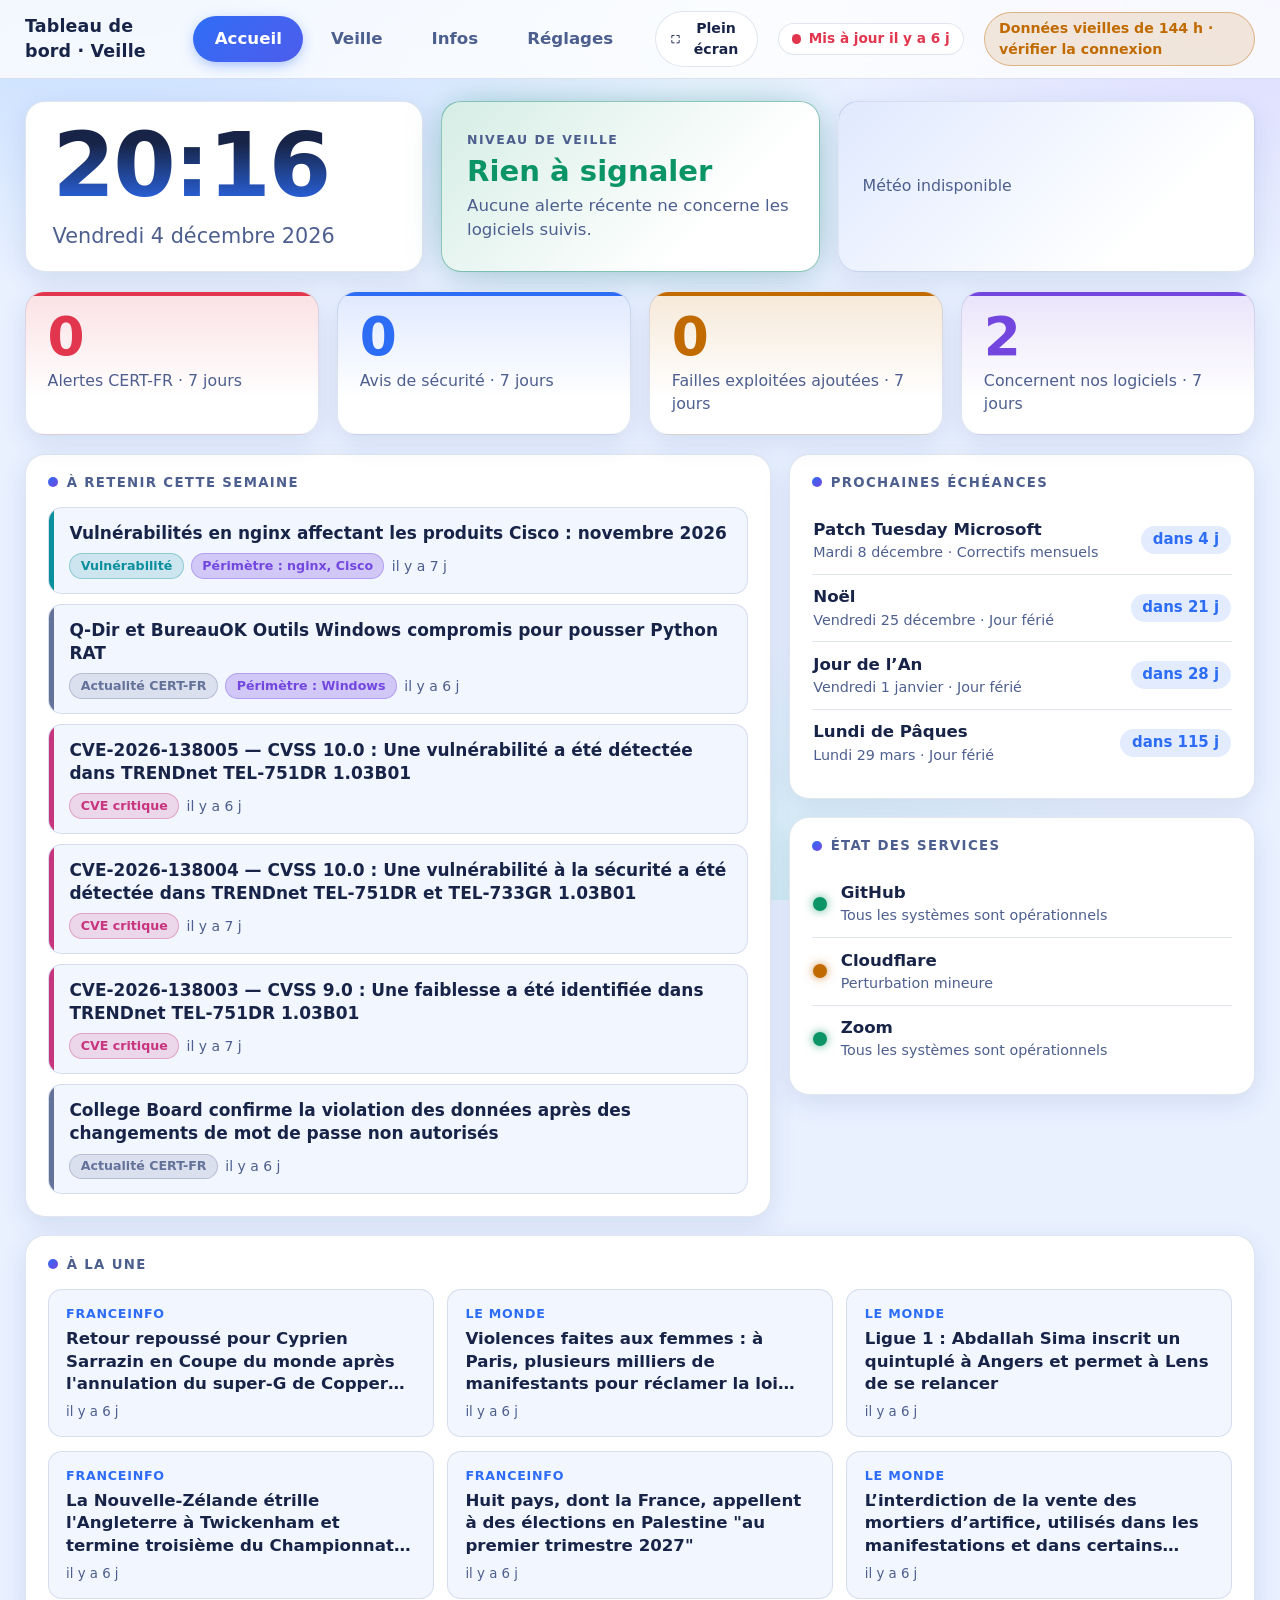
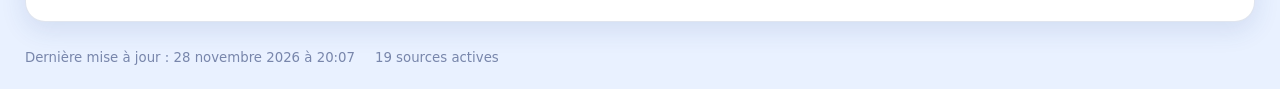
<file: index.html>
<!doctype html>
<html lang="fr">
<head>
  <meta charset="utf-8">
  <meta name="viewport" content="width=device-width, initial-scale=1">
  <meta name="color-scheme" content="light dark">
  <meta name="theme-color" content="#eaf2ff">
  <meta name="robots" content="noindex, nofollow">
  <title>Tableau de bord · SGC-NUM</title>
  <link rel="manifest" href="manifest.webmanifest">
  <link rel="icon" href="icons/icon-192.png">
  <link rel="apple-touch-icon" href="icons/icon-192.png">
  <script>try{var t=JSON.parse(localStorage.getItem('veille.settings')||'{}').theme;document.documentElement.dataset.theme=t==='dark'?'dark':'light';}catch(e){document.documentElement.dataset.theme='light';}</script>
  <link rel="stylesheet" href="style.css">
</head>
<body data-page="home">
  <header class="top">
    <div class="brand" id="brand">Tableau de bord · Veille</div>
    <nav>
      <a href="index.html" class="active">Accueil</a>
      <a href="veille.html">Veille</a>
      <a href="infos.html">Infos</a>
      <a href="reglages.html">Réglages</a>
    </nav>
    <div class="stale" id="stale" hidden></div>
  </header>

  <main class="home">
    <section class="hero">
      <div class="clock">
        <div id="time" class="time">--:--</div>
        <div id="date" class="date"></div>
      </div>
      <div class="level" id="level"></div>
      <div class="weather" id="weather"></div>
    </section>

    <section class="kpis" id="kpis" aria-label="Chiffres de la semaine"></section>

    <section class="panel">
      <h2>À retenir cette semaine</h2>
      <ol id="top" class="list"></ol>
    </section>

    <aside class="side">
      <section class="panel">
        <h2>Prochaines échéances</h2>
        <ul id="deadlines" class="plain"></ul>
      </section>
      <section class="panel">
        <h2>État des services</h2>
        <ul id="services" class="plain"></ul>
      </section>
    </aside>

    <section class="panel full">
      <h2>À la une</h2>
      <ul id="news" class="news-strip"></ul>
    </section>
  </main>

  <footer id="foot"></footer>

  <div id="modal" class="modal" hidden>
    <div class="sheet" role="dialog" aria-modal="true">
      <button class="close" id="close" aria-label="Fermer">✕</button>
      <div id="modal-body"></div>
    </div>
  </div>

  <script src="app.js"></script>
</body>
</html>
</file>
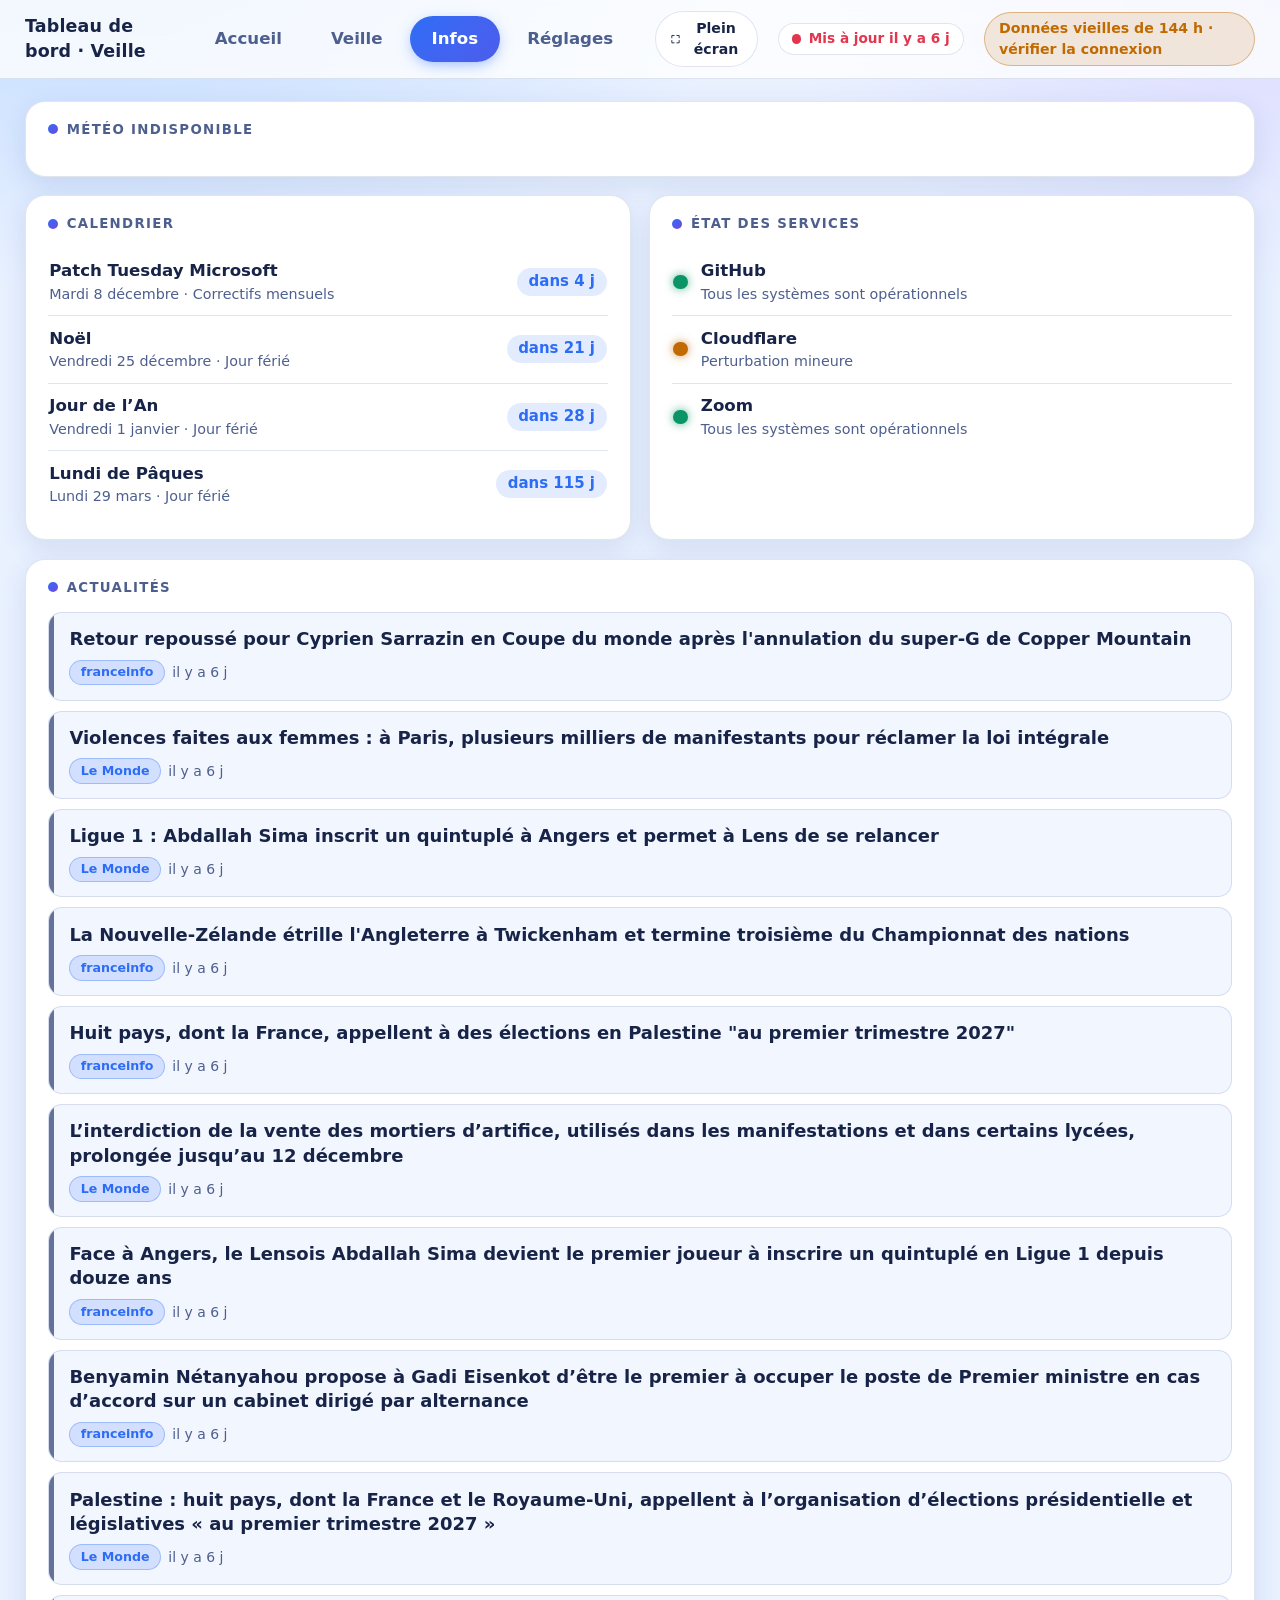
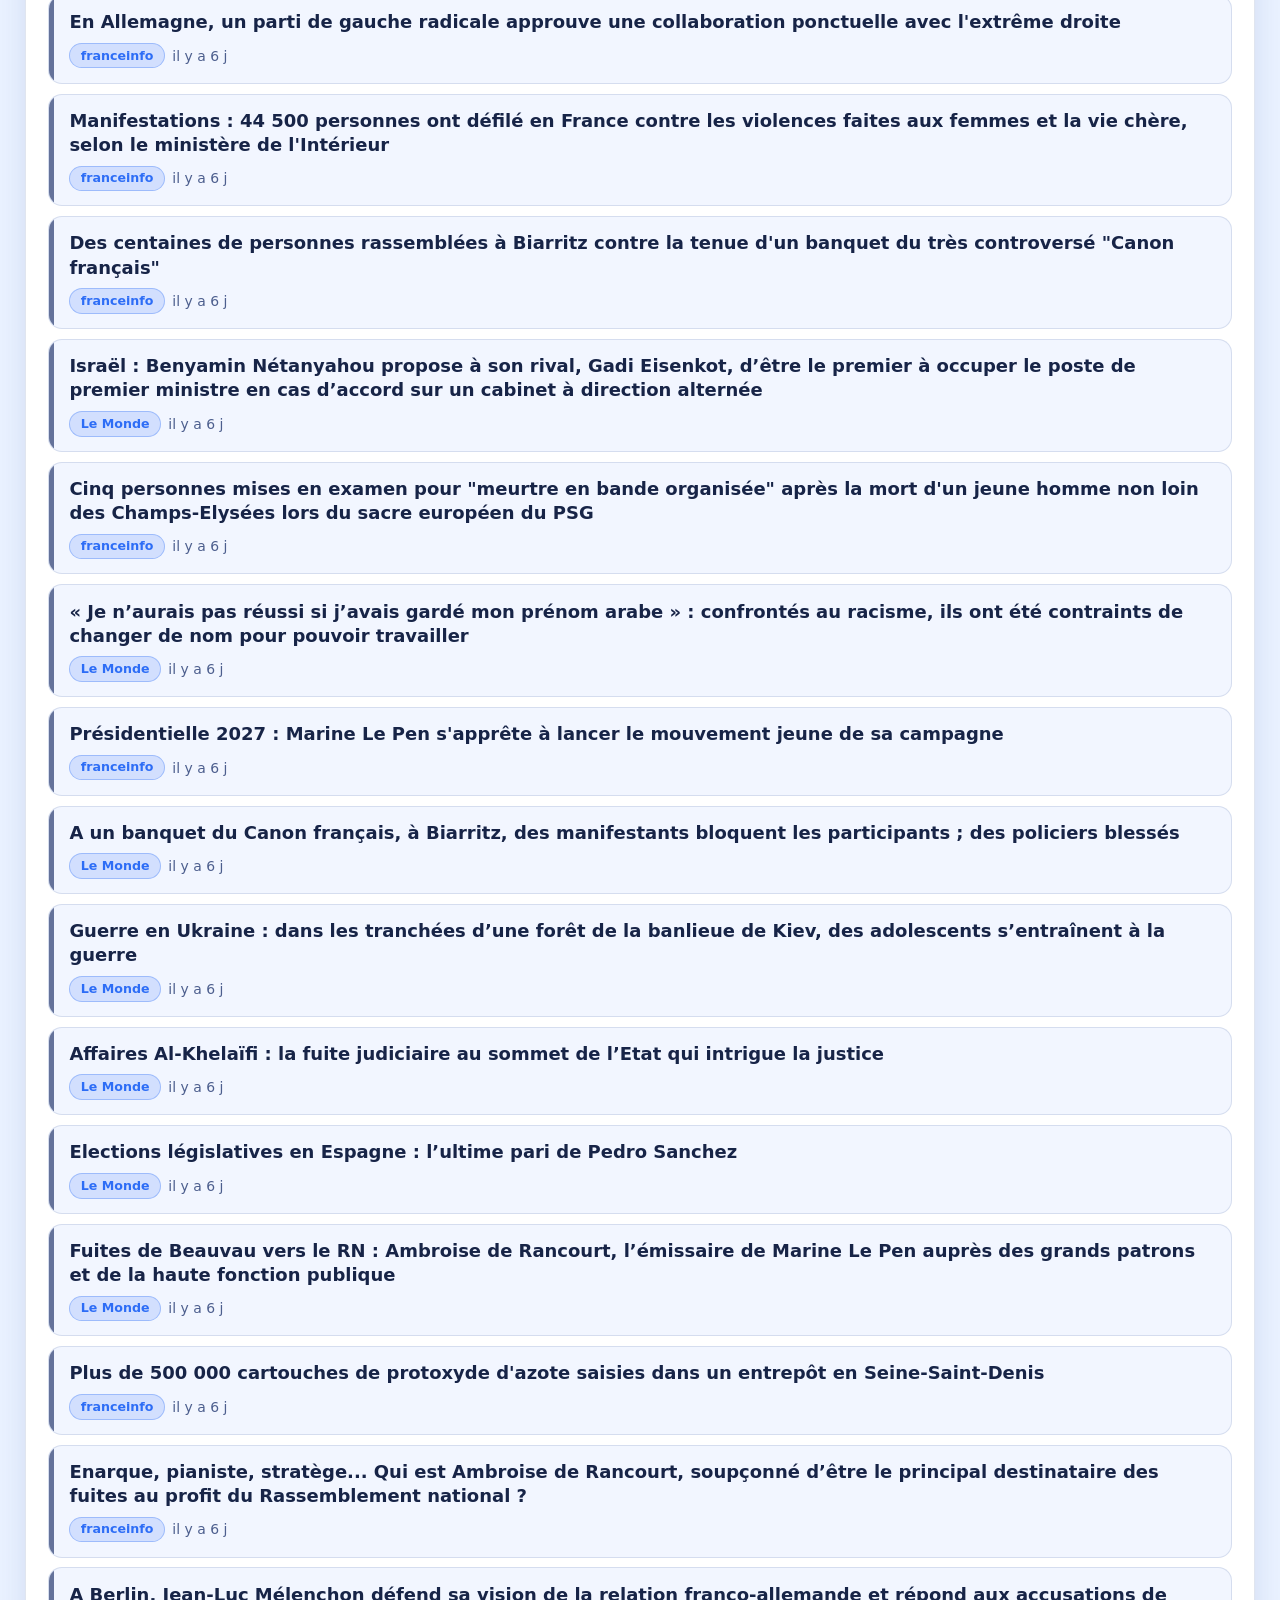
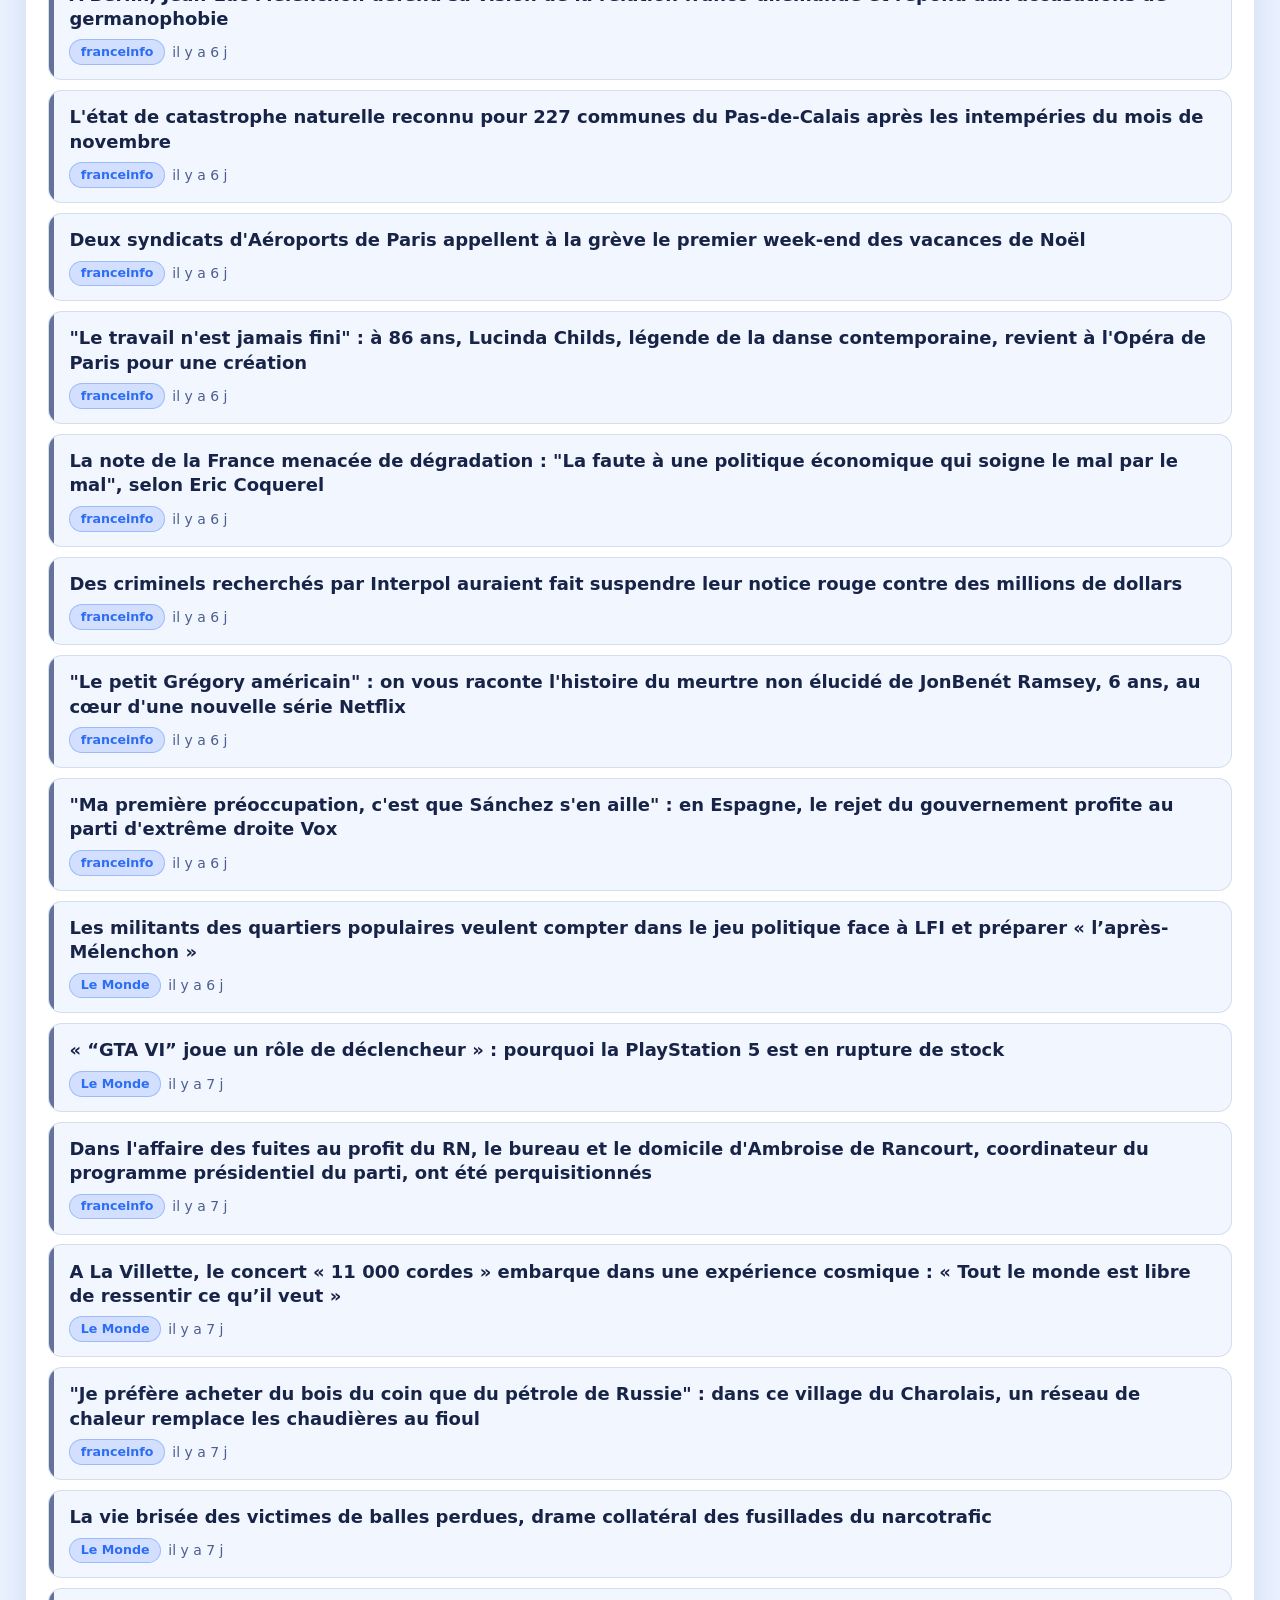
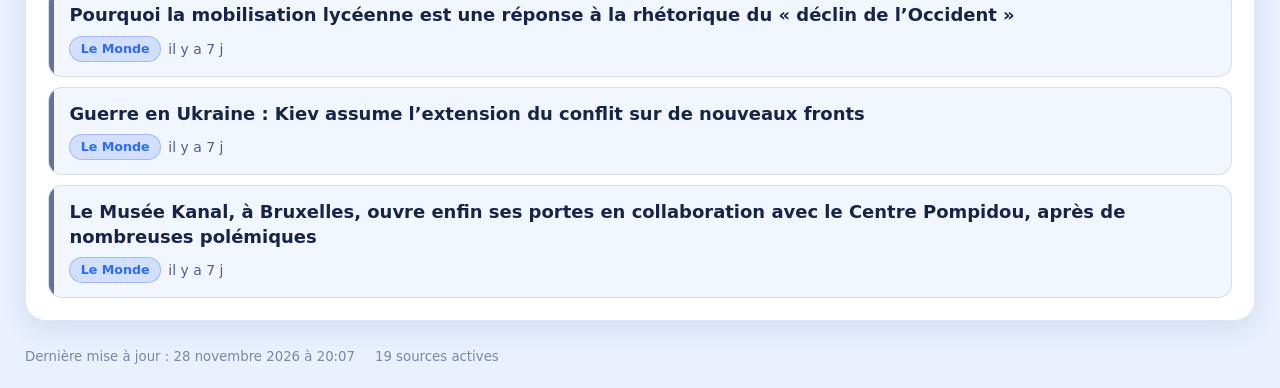
<file: infos.html>
<!doctype html>
<html lang="fr">
<head>
  <meta charset="utf-8">
  <meta name="viewport" content="width=device-width, initial-scale=1">
  <meta name="color-scheme" content="light dark">
  <meta name="theme-color" content="#eaf2ff">
  <meta name="robots" content="noindex, nofollow">
  <title>Infos · SGC-NUM</title>
  <link rel="manifest" href="manifest.webmanifest">
  <link rel="icon" href="icons/icon-192.png">
  <link rel="apple-touch-icon" href="icons/icon-192.png">
  <script>try{var t=JSON.parse(localStorage.getItem('veille.settings')||'{}').theme;document.documentElement.dataset.theme=t==='dark'?'dark':'light';}catch(e){document.documentElement.dataset.theme='light';}</script>
  <link rel="stylesheet" href="style.css">
</head>
<body data-page="infos">
  <header class="top">
    <div class="brand" id="brand">Tableau de bord · Veille</div>
    <nav>
      <a href="index.html">Accueil</a>
      <a href="veille.html">Veille</a>
      <a href="infos.html" class="active">Infos</a>
      <a href="reglages.html">Réglages</a>
    </nav>
    <div class="stale" id="stale" hidden></div>
  </header>

  <main class="infos">
    <section class="panel full" id="wx-full"></section>
    <section class="panel">
      <h2>Calendrier</h2>
      <ul id="deadlines" class="plain"></ul>
    </section>
    <section class="panel">
      <h2>État des services</h2>
      <ul id="services" class="plain"></ul>
    </section>
    <section class="panel full">
      <h2>Actualités</h2>
      <ul id="news" class="list big"></ul>
    </section>
  </main>

  <footer id="foot"></footer>

  <div id="modal" class="modal" hidden>
    <div class="sheet" role="dialog" aria-modal="true">
      <button class="close" id="close" aria-label="Fermer">✕</button>
      <div id="modal-body"></div>
    </div>
  </div>

  <script src="app.js"></script>
</body>
</html>
</file>
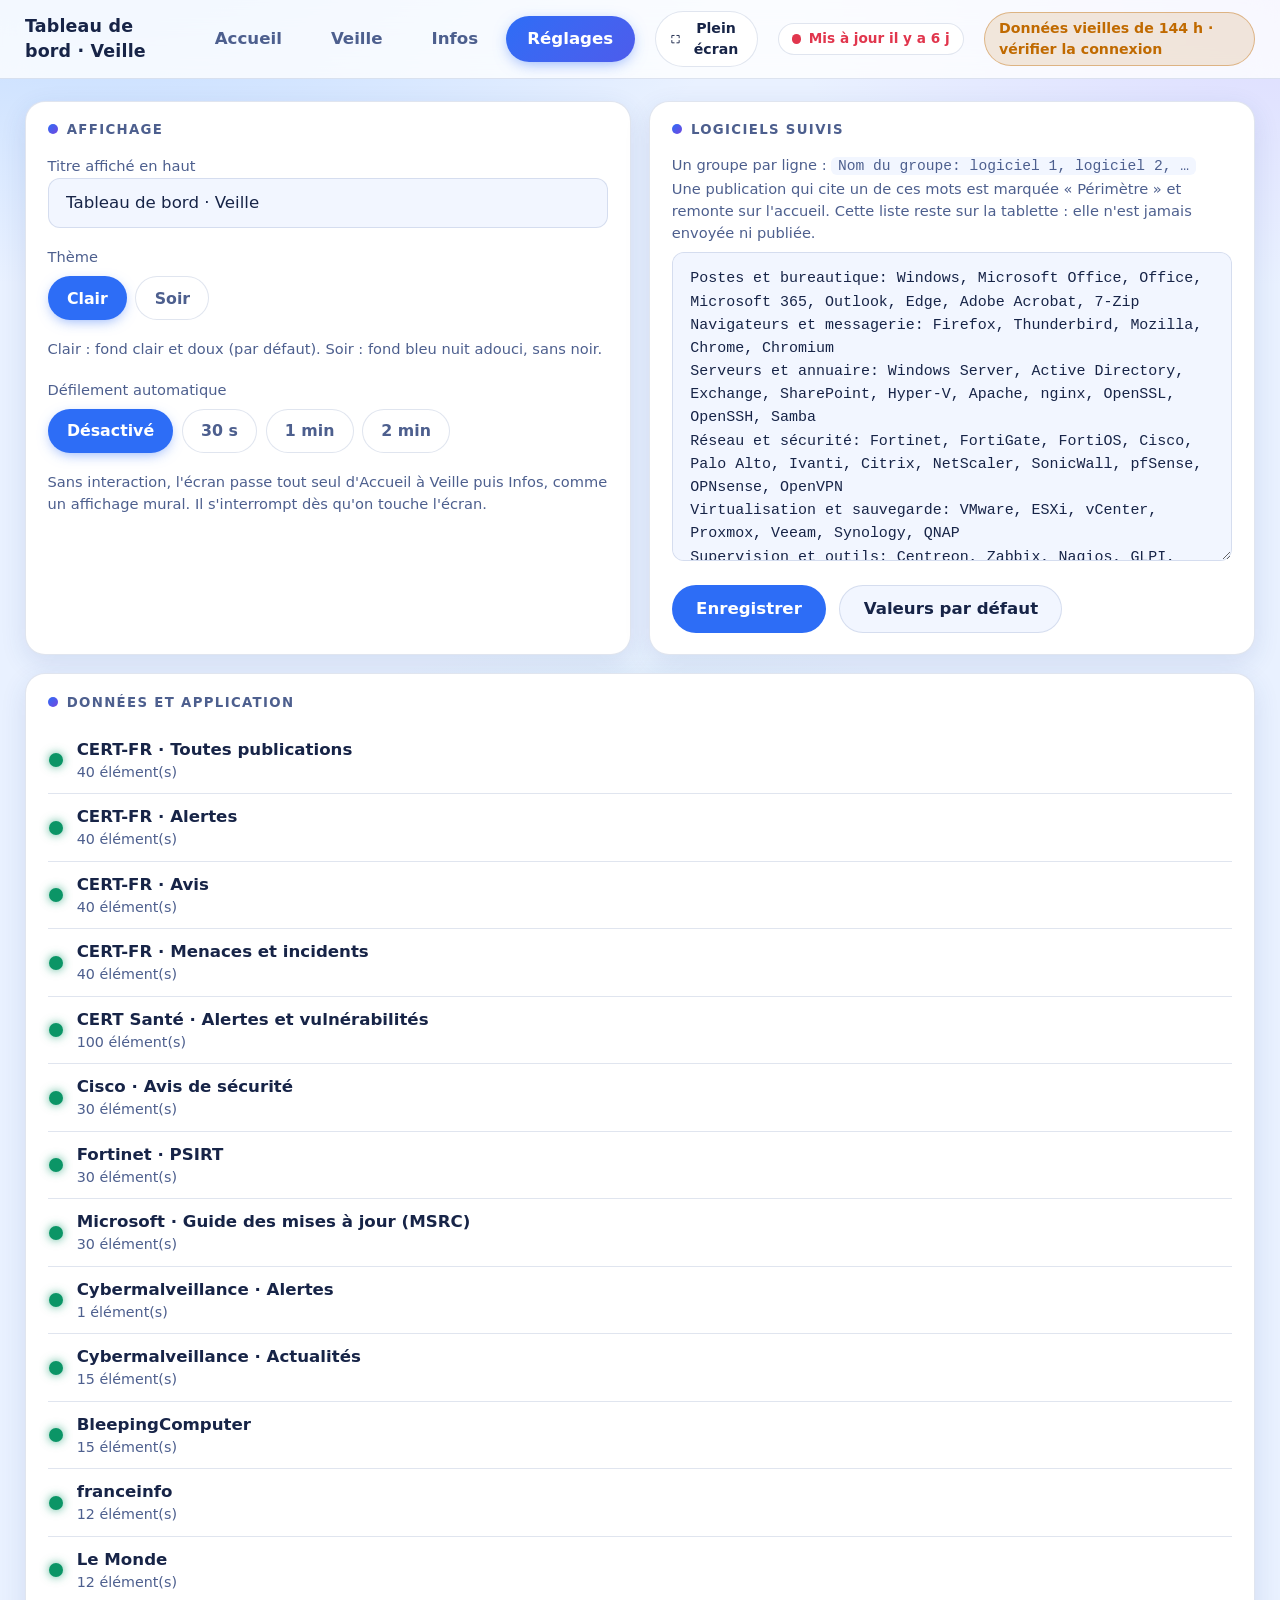
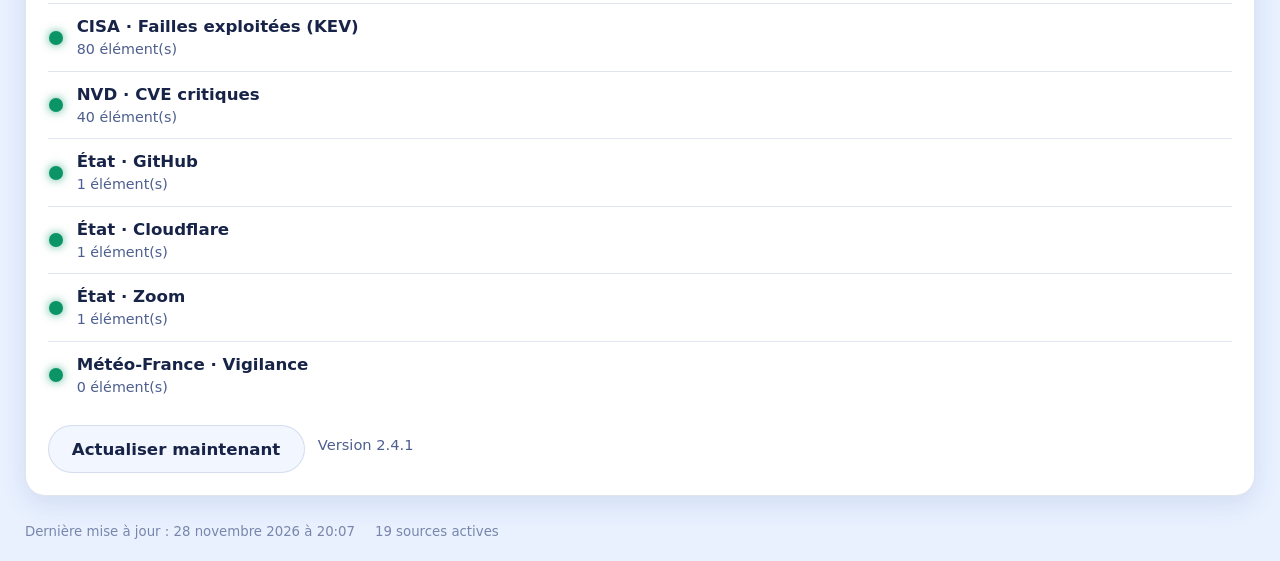
<file: reglages.html>
<!doctype html>
<html lang="fr">
<head>
  <meta charset="utf-8">
  <meta name="viewport" content="width=device-width, initial-scale=1">
  <meta name="color-scheme" content="light dark">
  <meta name="theme-color" content="#eaf2ff">
  <meta name="robots" content="noindex, nofollow">
  <title>Réglages · SGC-NUM</title>
  <link rel="manifest" href="manifest.webmanifest">
  <link rel="icon" href="icons/icon-192.png">
  <link rel="apple-touch-icon" href="icons/icon-192.png">
  <script>try{var t=JSON.parse(localStorage.getItem('veille.settings')||'{}').theme;document.documentElement.dataset.theme=t==='dark'?'dark':'light';}catch(e){document.documentElement.dataset.theme='light';}</script>
  <link rel="stylesheet" href="style.css">
</head>
<body data-page="reglages">
  <header class="top">
    <div class="brand" id="brand">Tableau de bord · Veille</div>
    <nav>
      <a href="index.html">Accueil</a>
      <a href="veille.html">Veille</a>
      <a href="infos.html">Infos</a>
      <a href="reglages.html" class="active">Réglages</a>
    </nav>
    <div class="stale" id="stale" hidden></div>
  </header>

  <main class="settings">
    <section class="panel">
      <h2>Affichage</h2>
      <label class="hint" for="set-title">Titre affiché en haut</label>
      <input id="set-title" type="text" maxlength="60" autocomplete="off">
      <p class="hint spaced">Thème</p>
      <div class="chips" id="set-theme"></div>
      <p class="hint spaced">Clair : fond clair et doux (par défaut). Soir : fond bleu nuit adouci, sans noir.</p>
      <p class="hint spaced">Défilement automatique</p>
      <div class="chips" id="set-rotate"></div>
      <p class="hint spaced">Sans interaction, l'écran passe tout seul d'Accueil à Veille puis Infos, comme un affichage mural.
      Il s'interrompt dès qu'on touche l'écran.</p>
    </section>
    <section class="panel">
      <h2>Logiciels suivis</h2>
      <p class="hint">Un groupe par ligne : <code>Nom du groupe: logiciel 1, logiciel 2, …</code><br>
      Une publication qui cite un de ces mots est marquée « Périmètre » et remonte sur l'accueil.
      Cette liste reste sur la tablette : elle n'est jamais envoyée ni publiée.</p>
      <textarea id="set-watch" rows="12" spellcheck="false"></textarea>
      <div class="actions">
        <button class="btn primary" id="save" type="button">Enregistrer</button>
        <button class="btn" id="reset" type="button">Valeurs par défaut</button>
        <span id="saved" class="hint"></span>
      </div>
    </section>
    <section class="panel full" id="app-panel" hidden>
      <h2>Appli Android</h2>
      <div class="opts">
        <div class="opt">
          <div class="opt-t"><b>Démarrage automatique</b><span class="hint">Ouvre le tableau de bord quand la tablette s'allume.</span></div>
          <div class="chips" data-opt="autostart"></div>
        </div>
        <div class="opt">
          <div class="opt-t"><b>Mode kiosque</b><span class="hint">Épingle l'appli à l'écran. Pour en sortir : maintenir les boutons Retour et Applications récentes.</span></div>
          <div class="chips" data-opt="kiosk"></div>
        </div>
        <div class="opt">
          <div class="opt-t"><b>Notifications d'alerte</b><span class="hint">Alerte CERT-FR, ou faille exploitée qui touche un logiciel suivi. Vérifié toutes les 15 min, même appli fermée.</span></div>
          <div class="chips" data-opt="notify"></div>
          <button class="btn" id="notif-test" type="button">Tester</button>
        </div>
        <div class="opt">
          <div class="opt-t"><b>Mode nuit</b><span class="hint">Écran éteint la nuit, rallumé automatiquement le matin.</span></div>
          <div class="chips" data-opt="night"></div>
        </div>
        <div class="opt" id="night-times">
          <div class="opt-t"><b>Horaires</b><span class="hint">Extinction, puis réveil (jours ouvrés). Toucher l'écran la nuit le rallume 10 min.</span></div>
          <label class="time-f">Extinction <input id="night-start" type="time"></label>
          <label class="time-f">Réveil <input id="night-end" type="time"></label>
        </div>
        <div class="opt">
          <div class="opt-t"><b>Éteint le week-end</b><span class="hint">Samedi et dimanche entiers, avec le mode nuit.</span></div>
          <div class="chips" data-opt="weekend"></div>
        </div>
      </div>
      <div class="opt opt-col">
        <div class="opt-t"><b>Collecte déclenchée par la tablette</b><span class="hint">GitHub ne lance pas toujours la collecte programmée.
          Avec un jeton, la tablette la relance elle-même quand les données ont plus de 20 min.
          Jeton « fine-grained » limité au dépôt <code>veille</code>, permission <em>Actions : Read and write</em> uniquement.
          Il reste dans la tablette et n'est jamais affiché.
          <a href="https://github.com/settings/personal-access-tokens/new" target="_blank" rel="noopener">Créer un jeton sur GitHub</a></span></div>
        <div class="token-row">
          <input id="gh-token" type="password" autocomplete="off" spellcheck="false" placeholder="github_pat_…">
          <button class="btn primary" id="gh-token-save" type="button">Enregistrer</button>
          <button class="btn" id="gh-token-del" type="button" hidden>Retirer</button>
        </div>
        <span class="hint" id="gh-token-state"></span>
      </div>
      <p class="hint spaced" id="app-version"></p>
    </section>
    <section class="panel full">
      <h2>Données et application</h2>
      <ul id="sources" class="plain"></ul>
      <div class="actions">
        <button class="btn" id="refresh" type="button">Actualiser maintenant</button>
        <span class="hint" id="version"></span>
      </div>
    </section>
  </main>

  <footer id="foot"></footer>

  <div id="modal" class="modal" hidden>
    <div class="sheet" role="dialog" aria-modal="true">
      <button class="close" id="close" aria-label="Fermer">✕</button>
      <div id="modal-body"></div>
    </div>
  </div>

  <script src="app.js"></script>
</body>
</html>
</file>
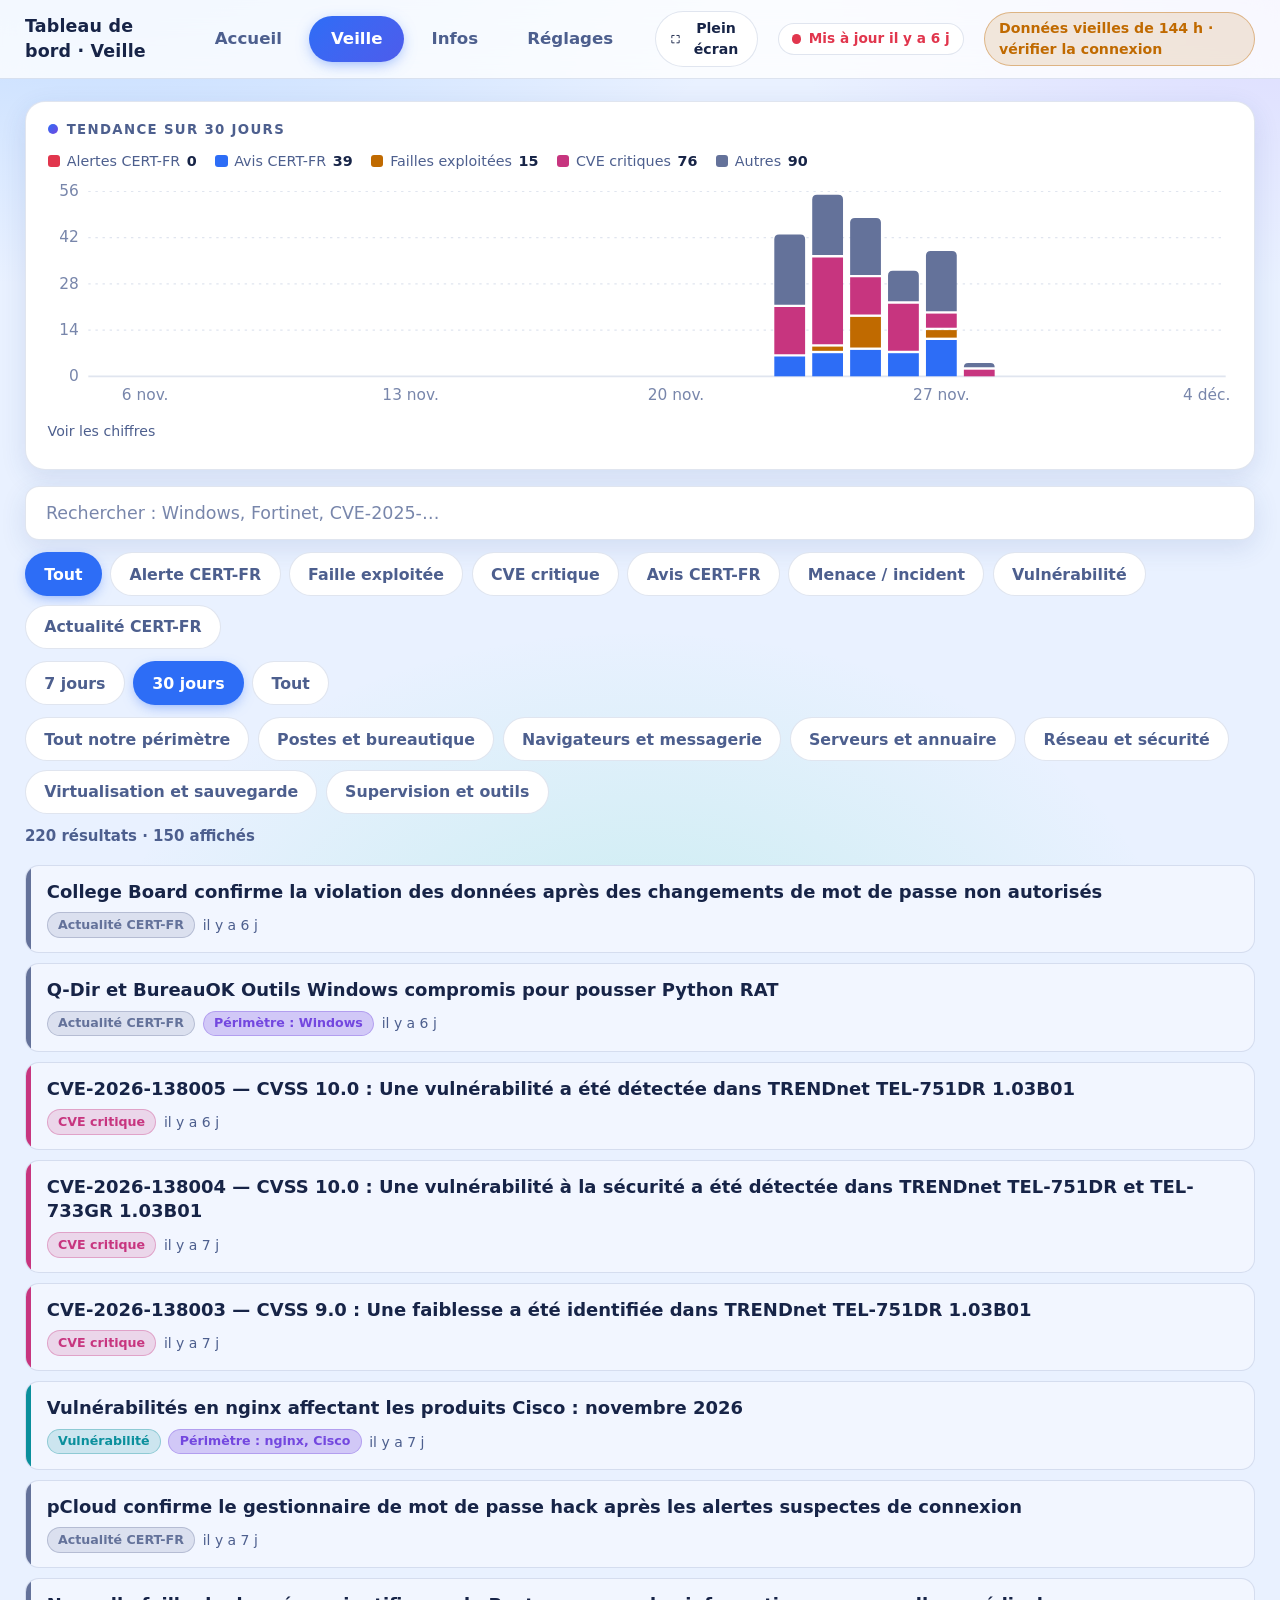
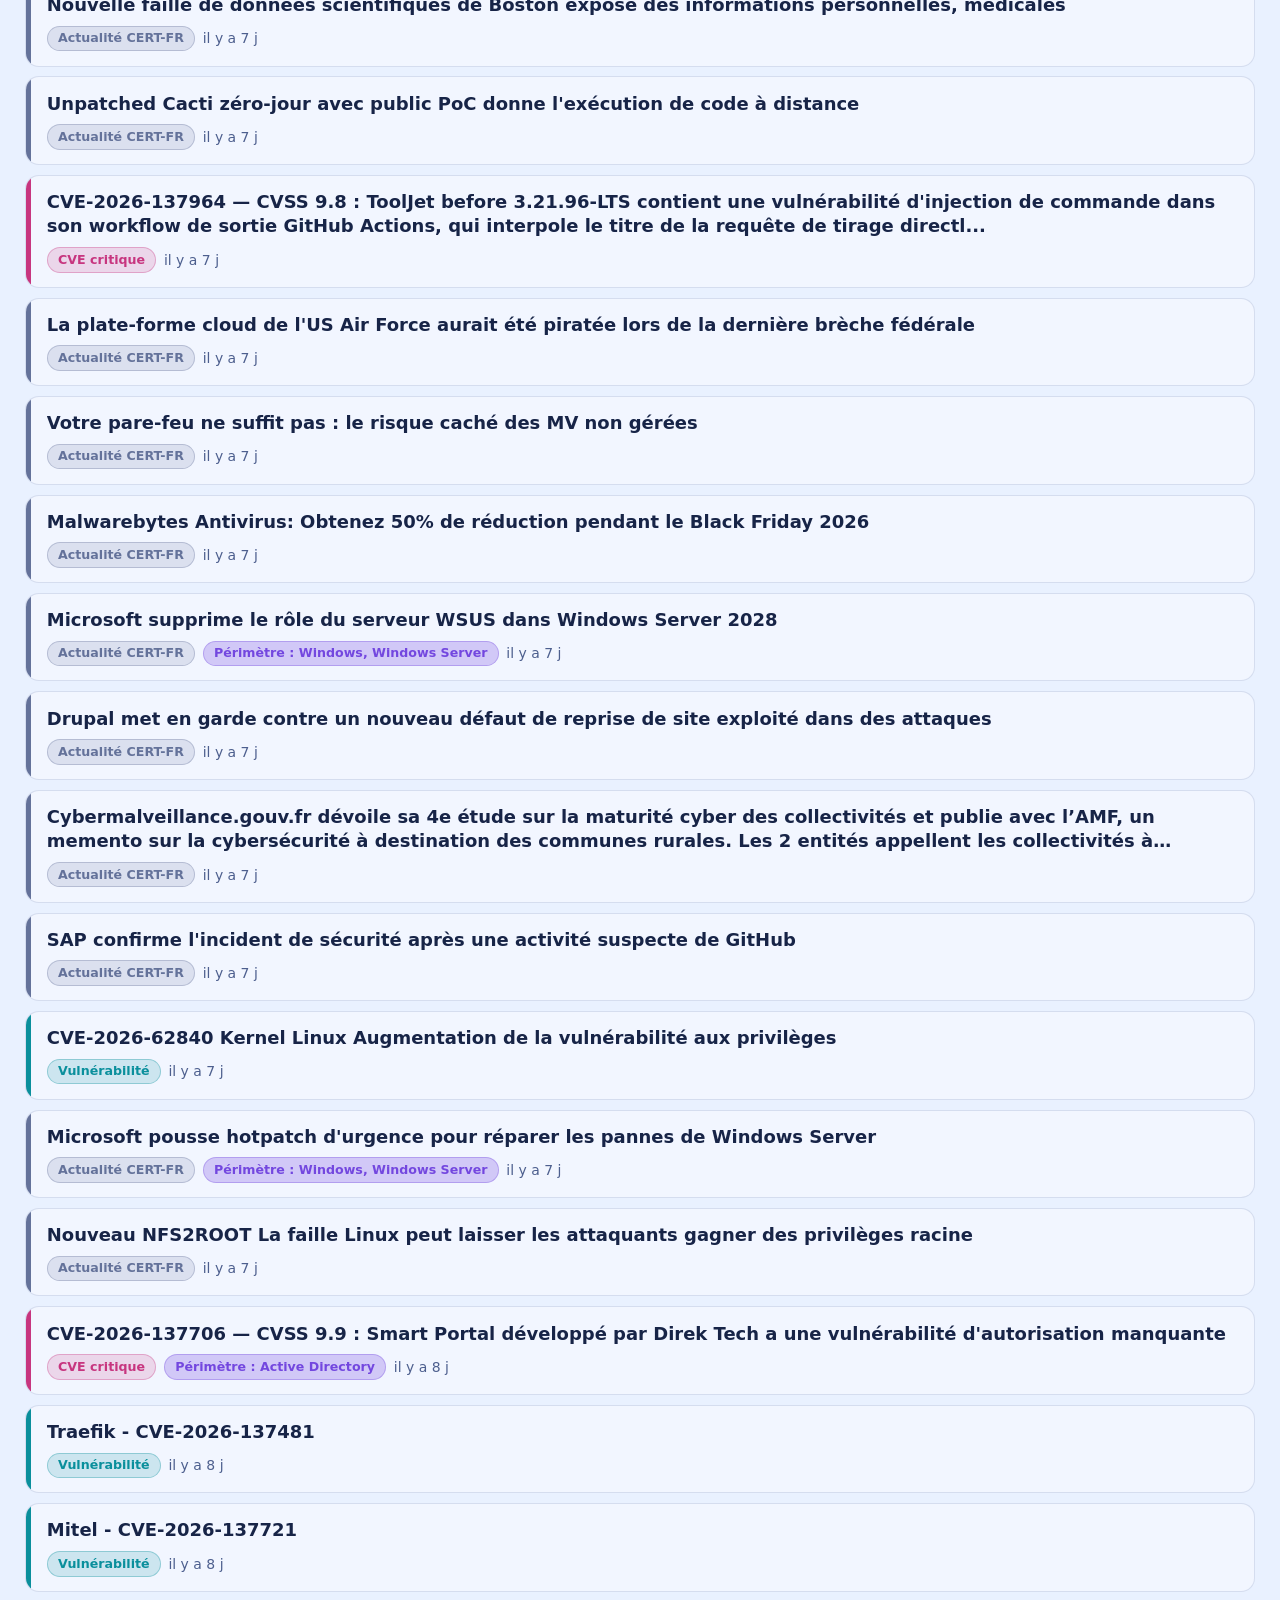
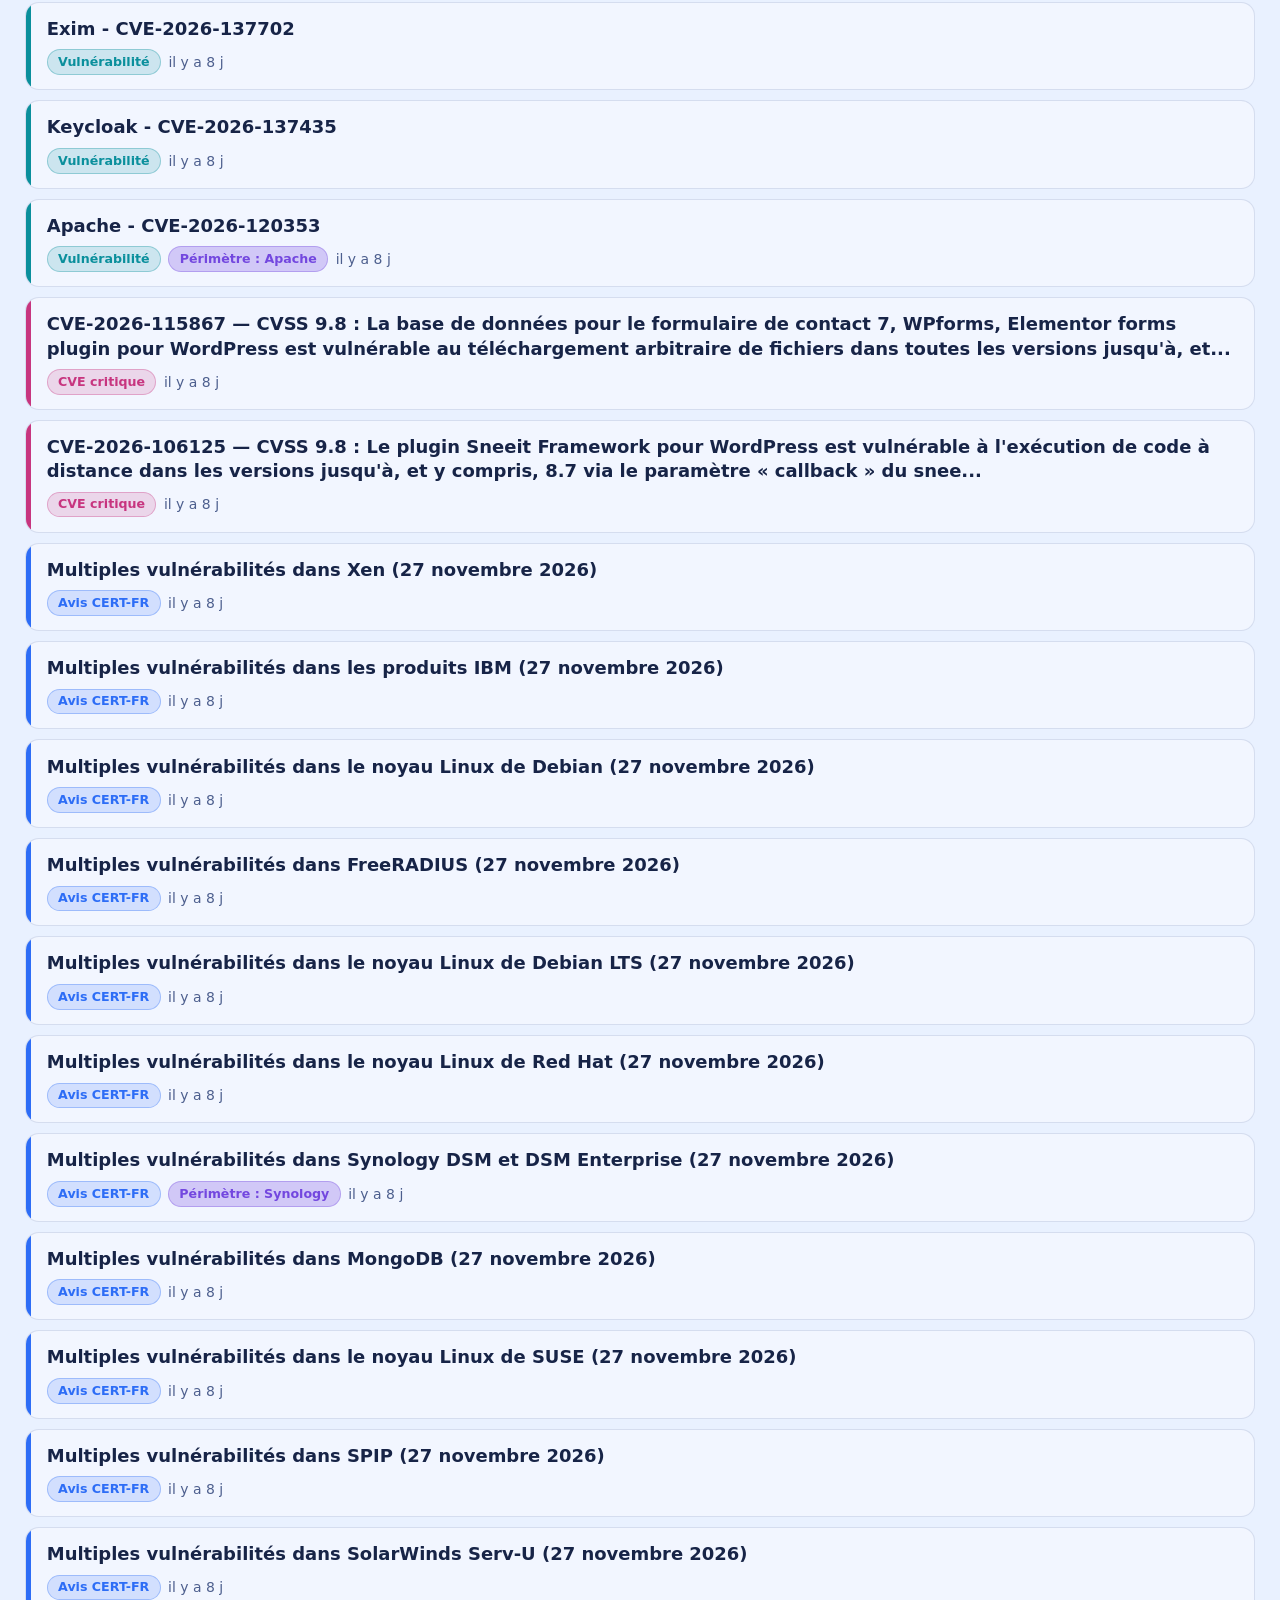
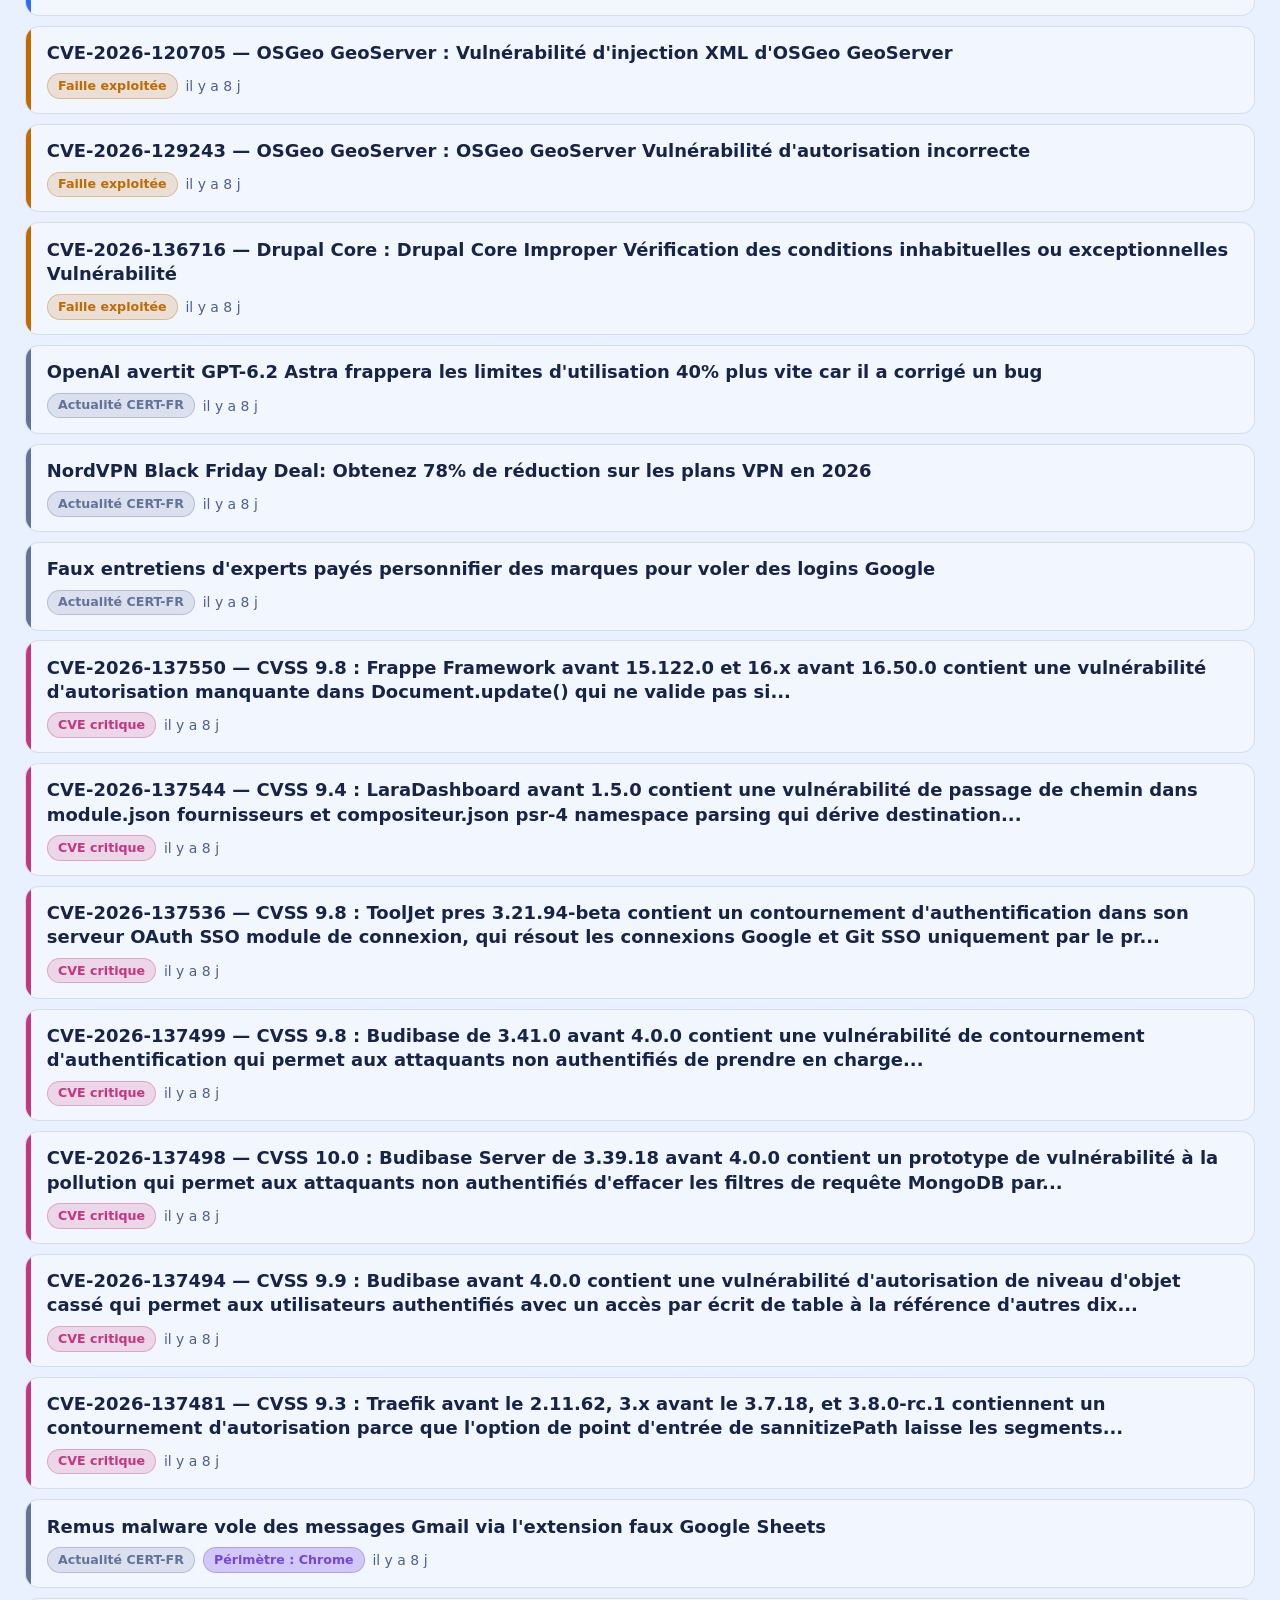
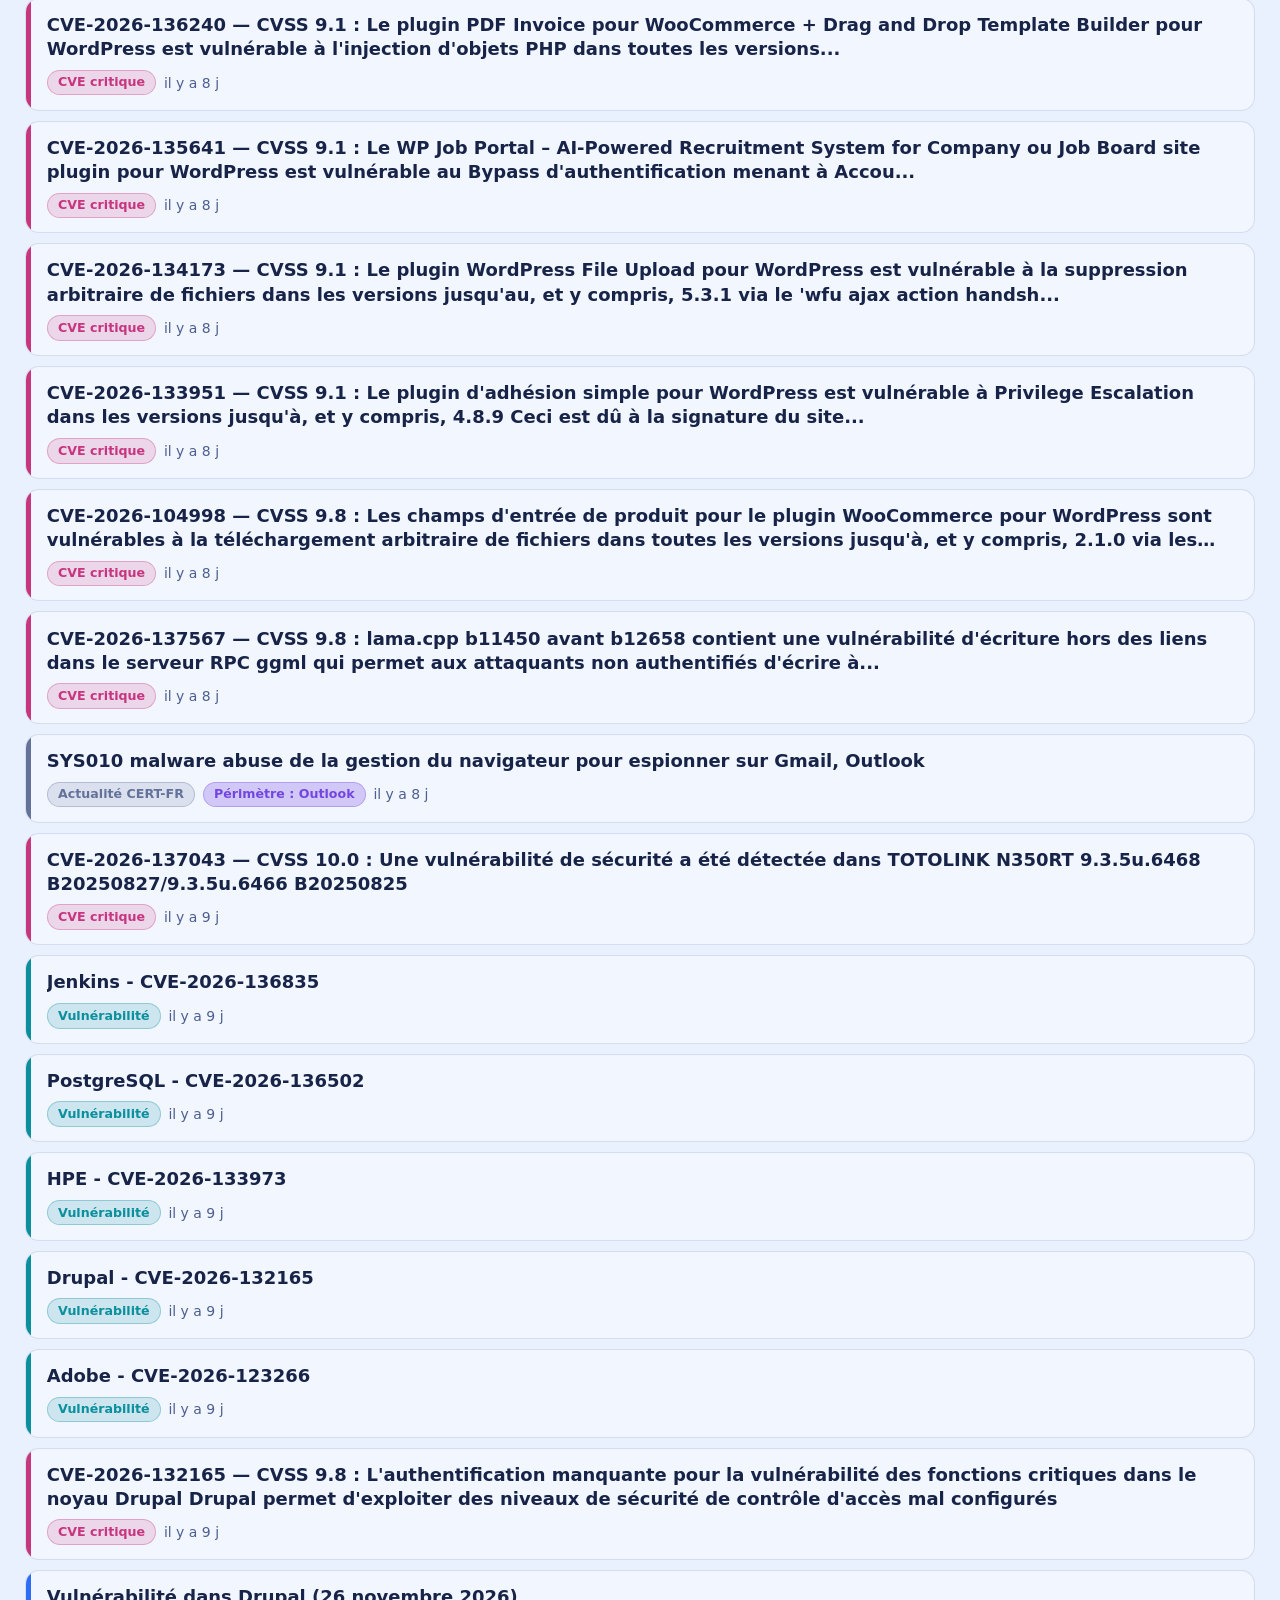
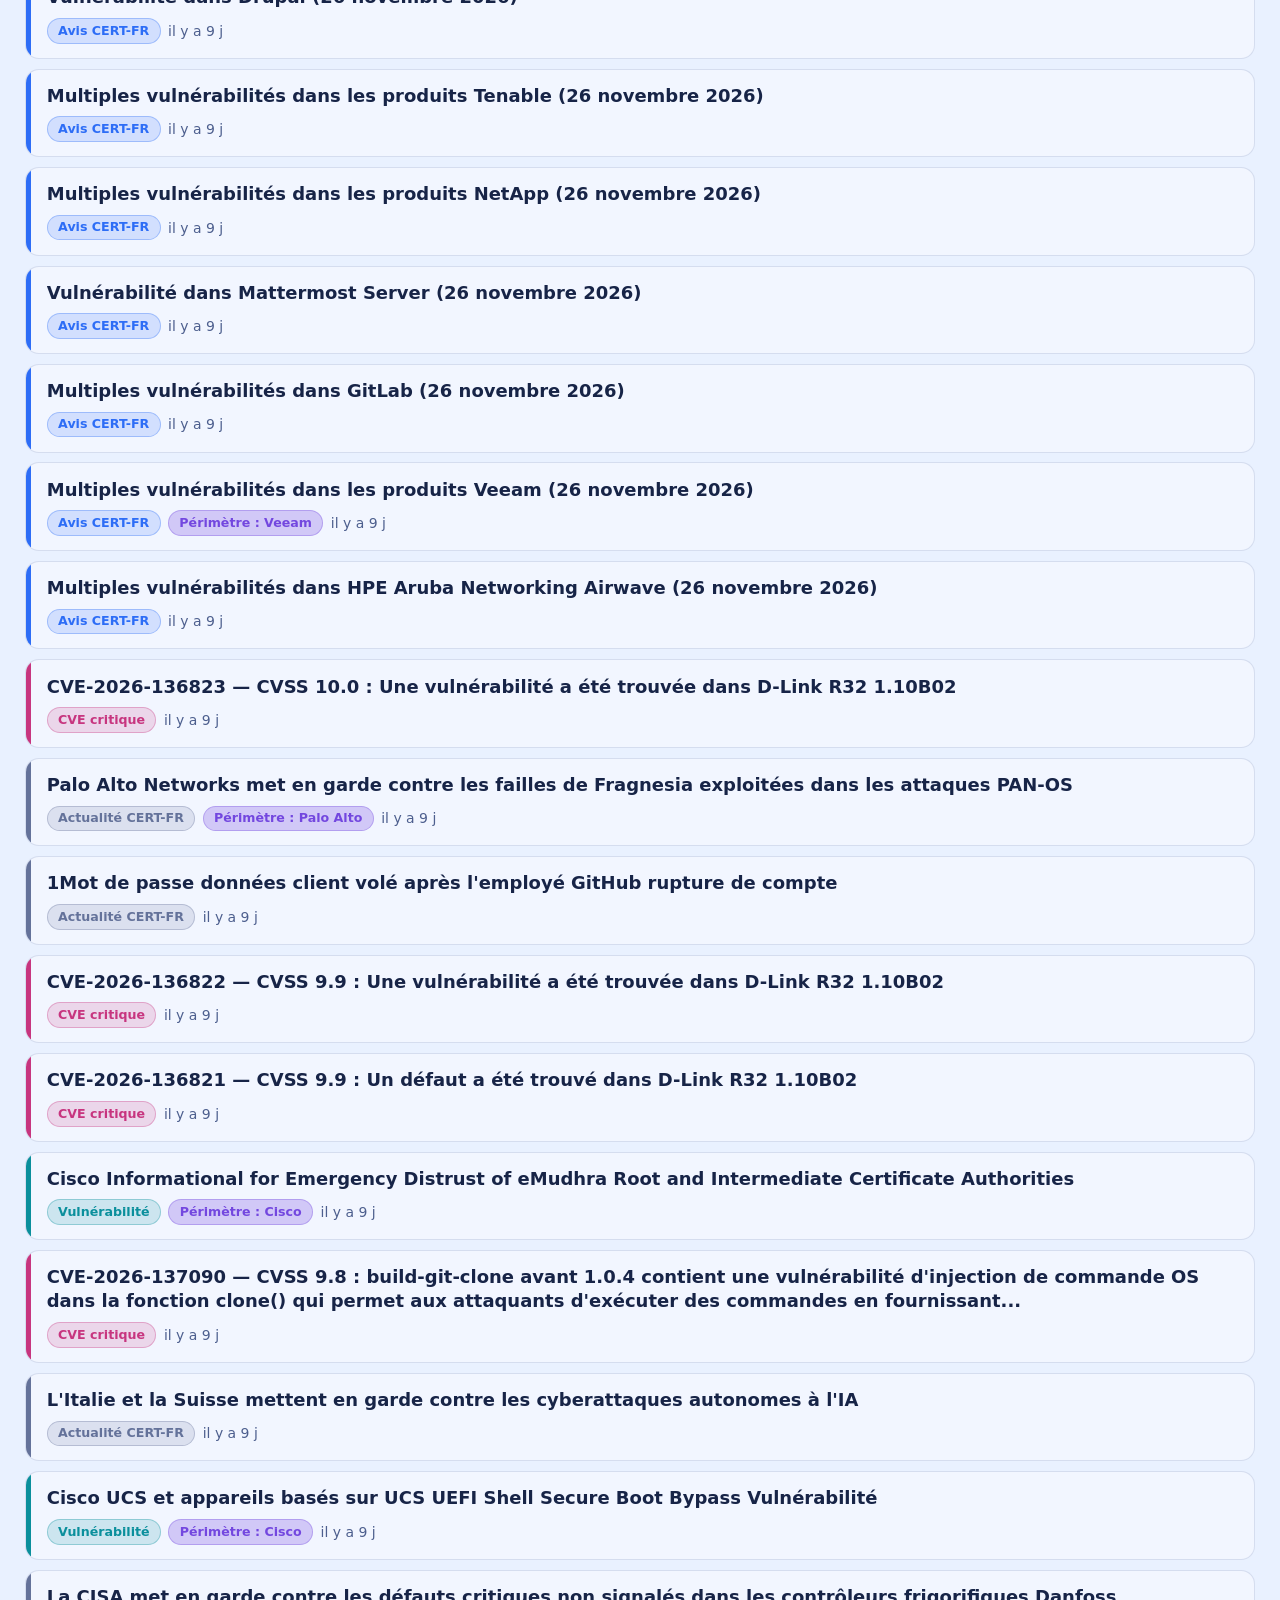
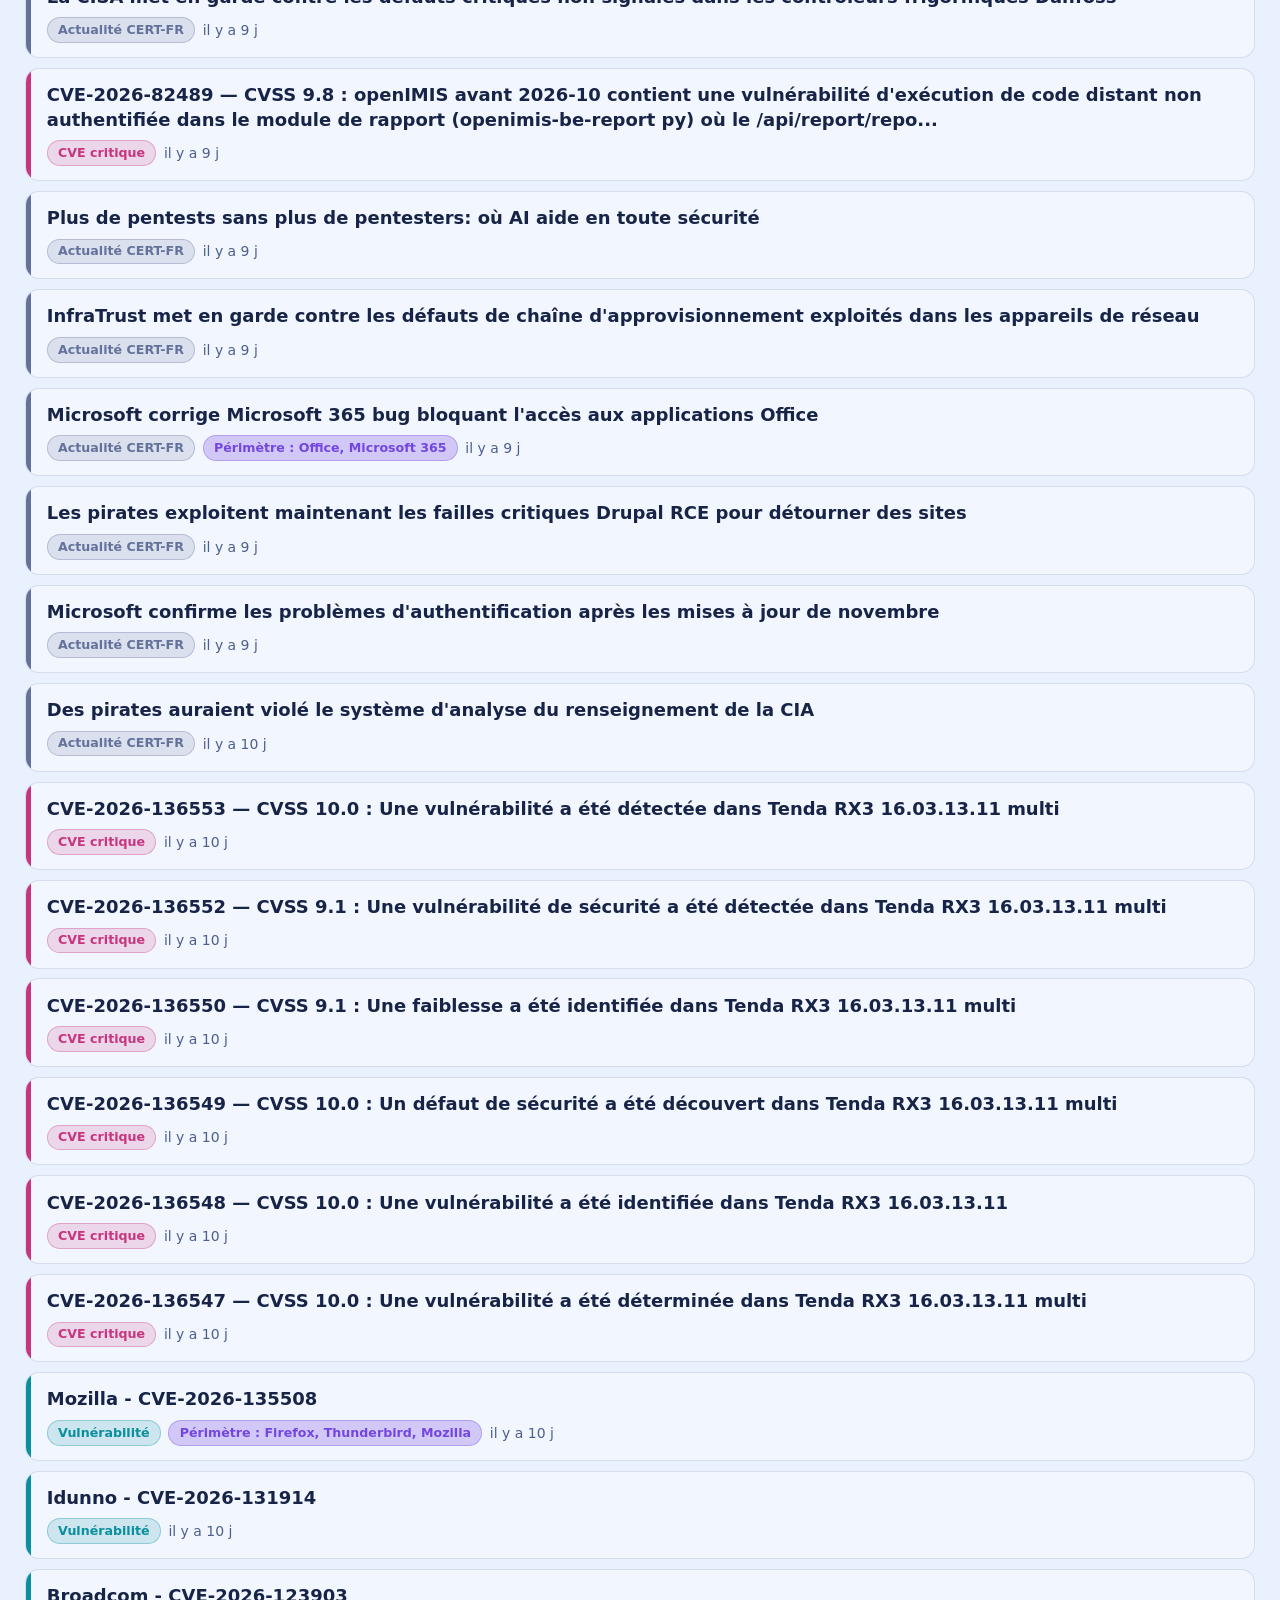
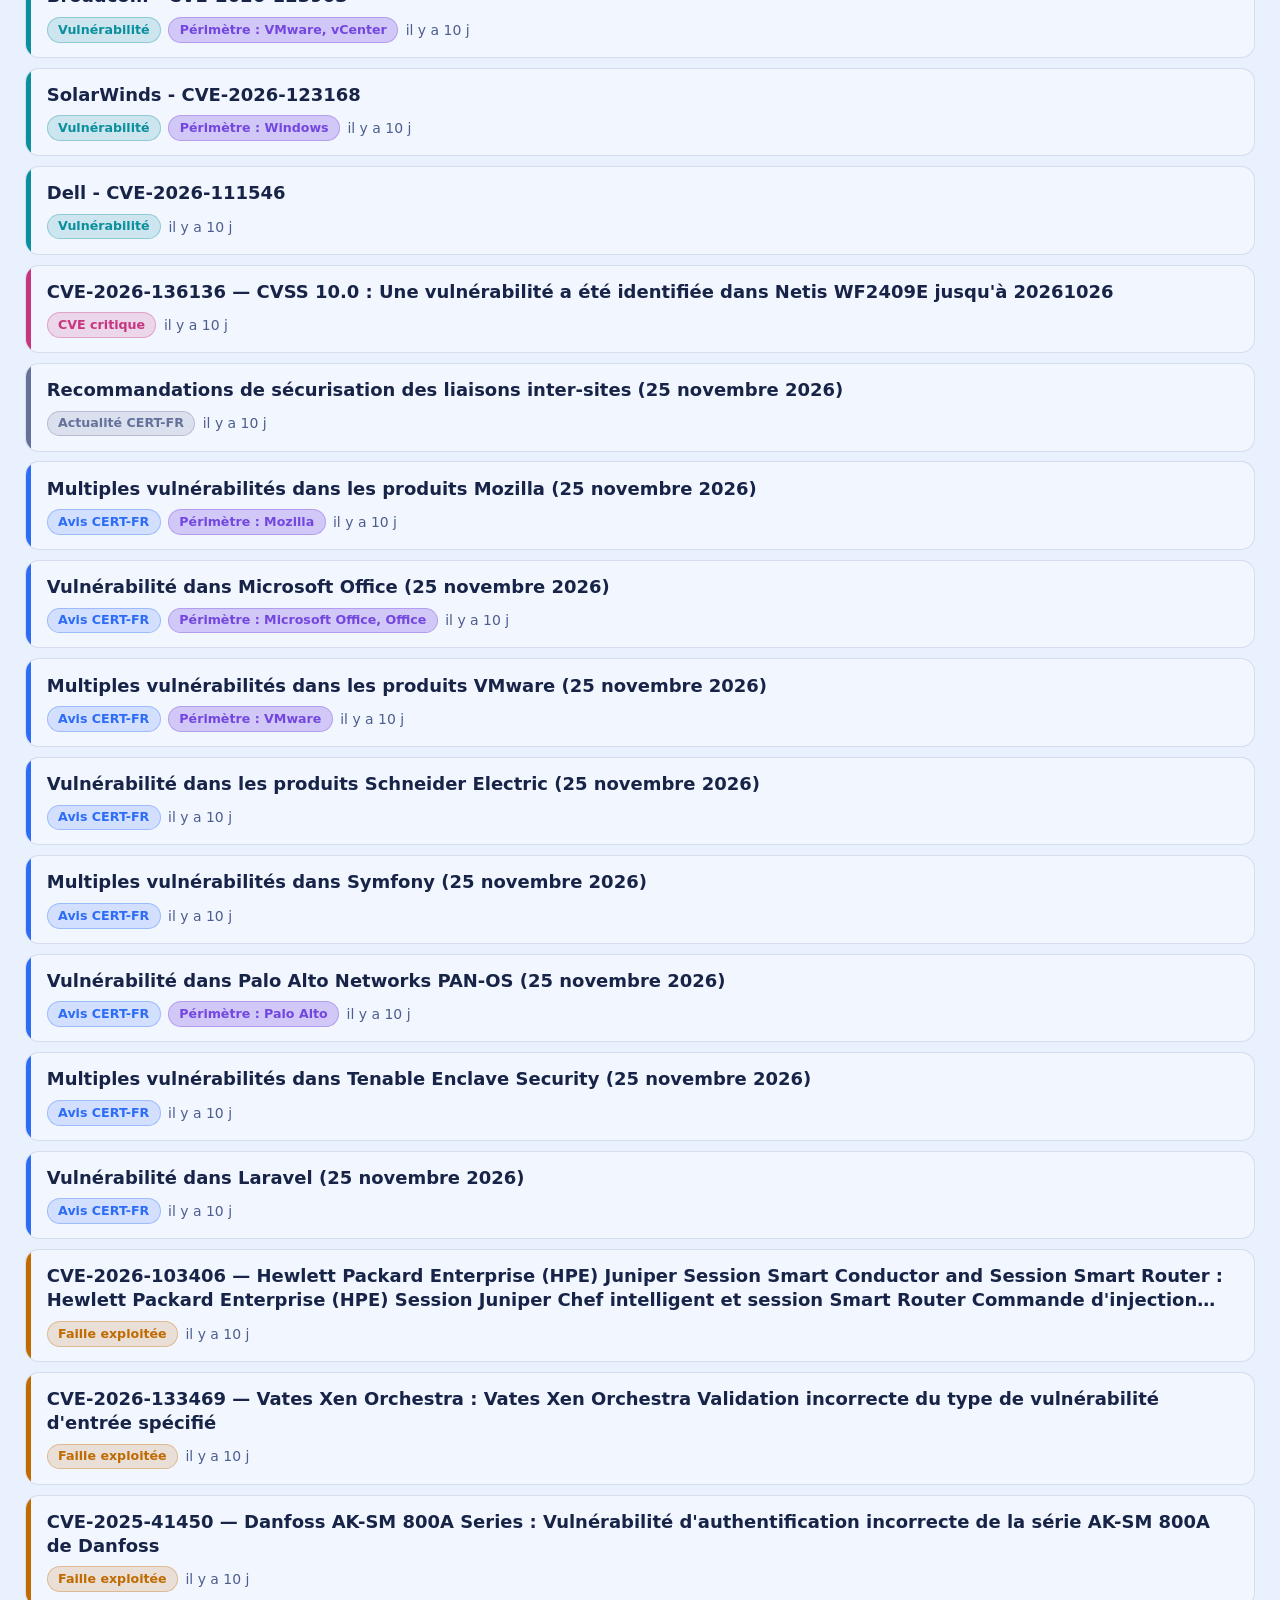
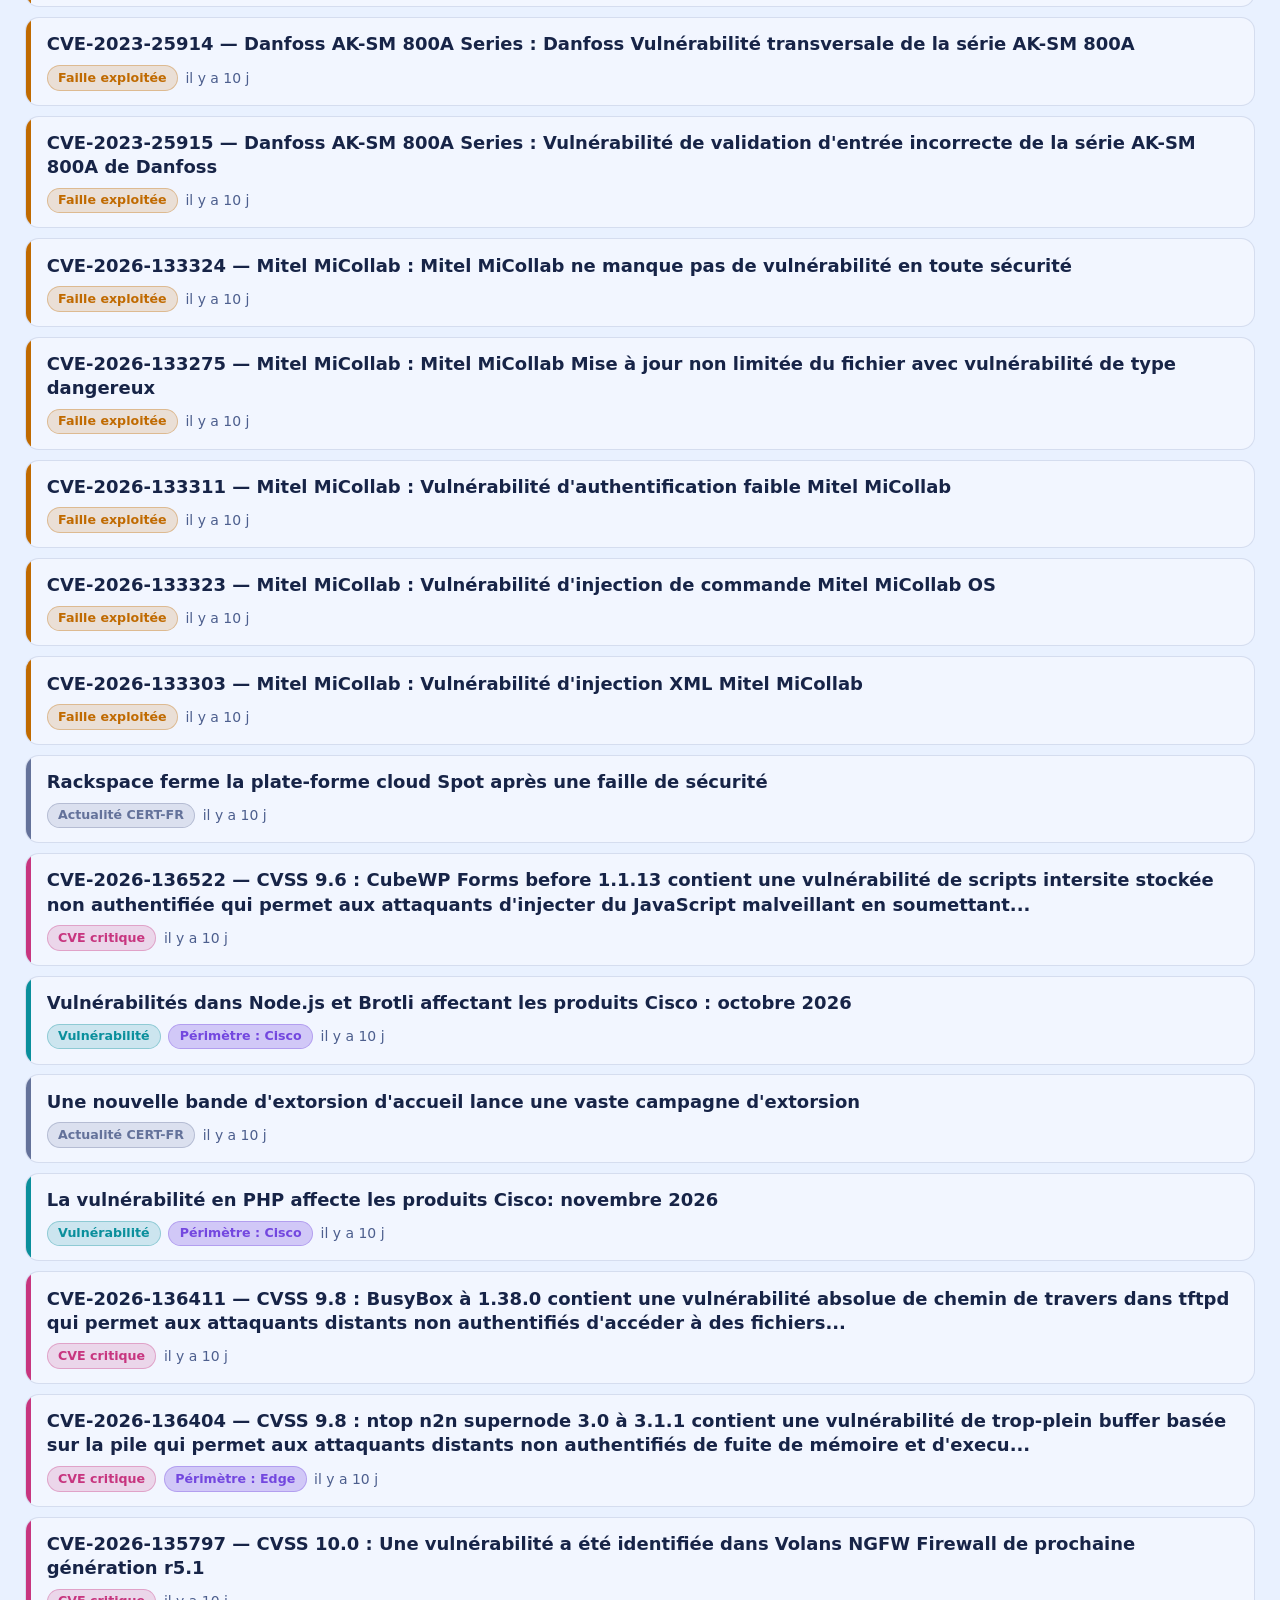
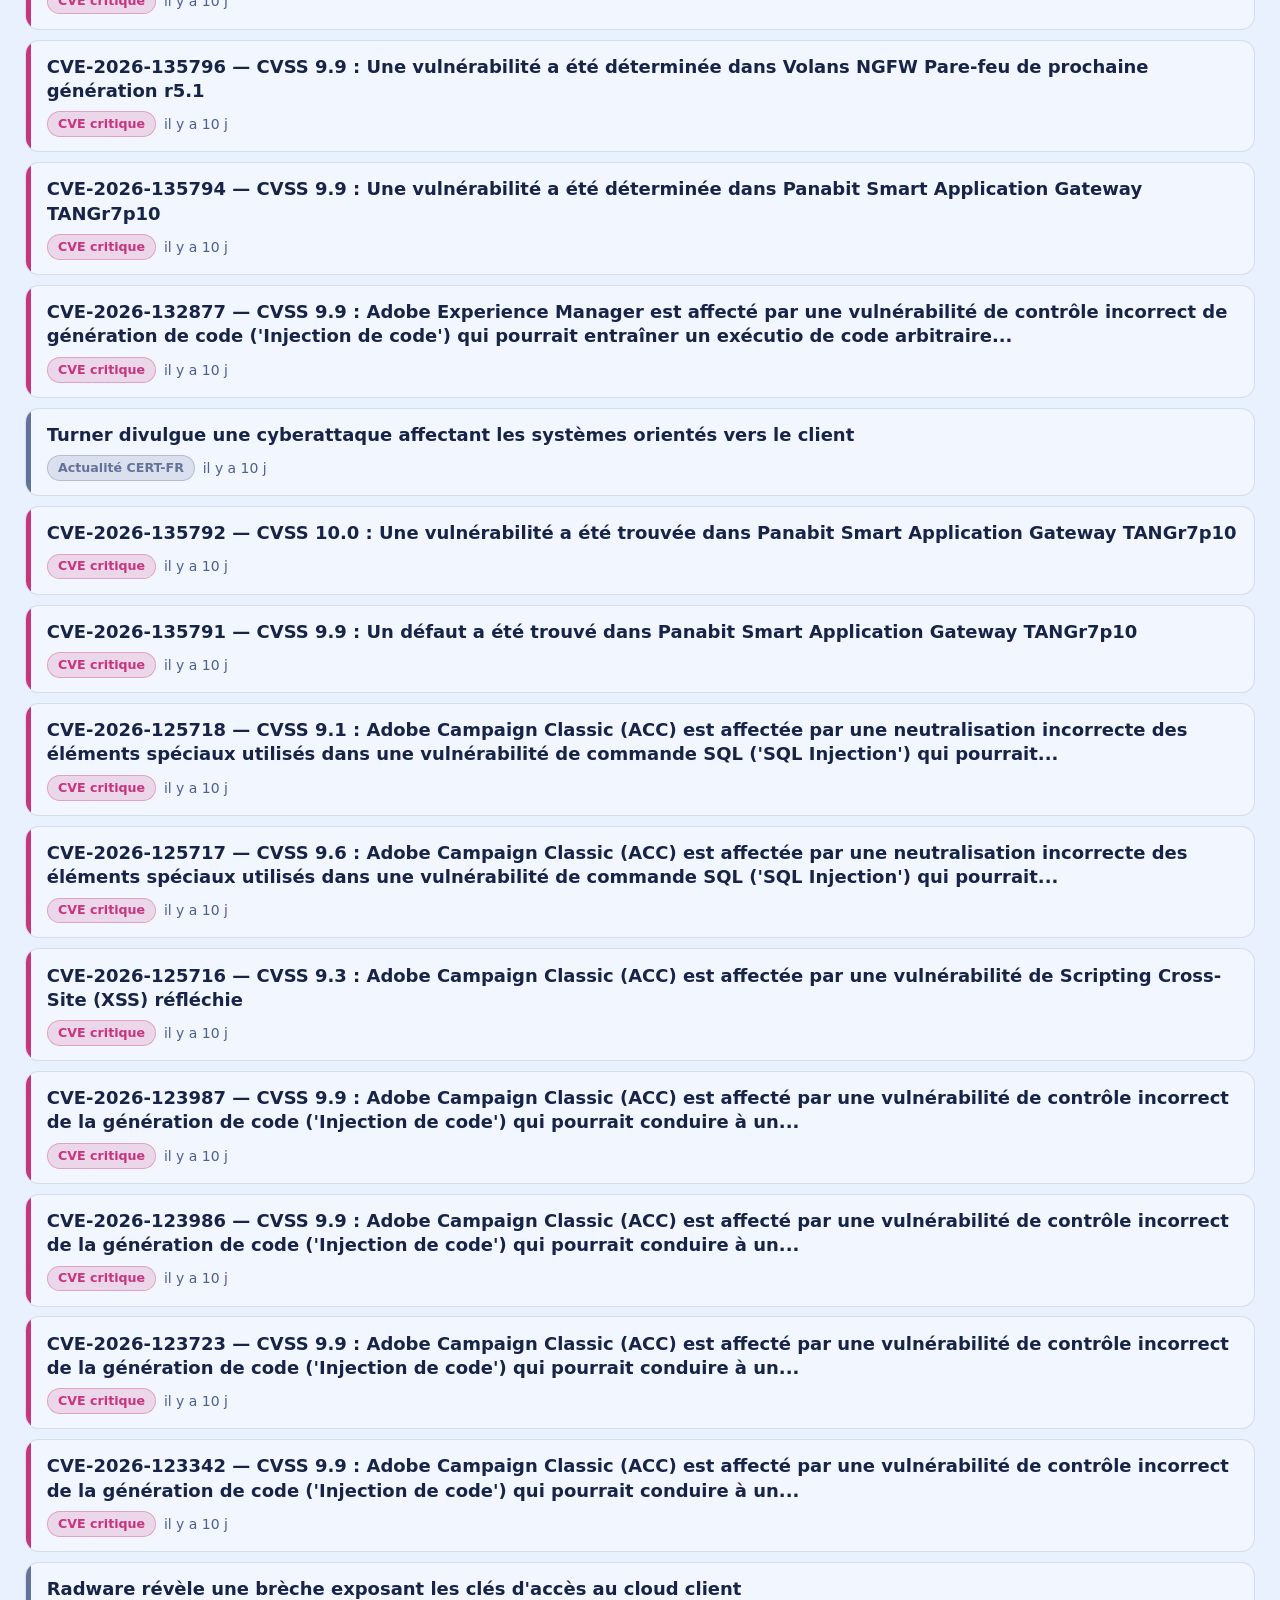
<file: veille.html>
<!doctype html>
<html lang="fr">
<head>
  <meta charset="utf-8">
  <meta name="viewport" content="width=device-width, initial-scale=1">
  <meta name="color-scheme" content="light dark">
  <meta name="theme-color" content="#eaf2ff">
  <meta name="robots" content="noindex, nofollow">
  <title>Veille · SGC-NUM</title>
  <link rel="manifest" href="manifest.webmanifest">
  <link rel="icon" href="icons/icon-192.png">
  <link rel="apple-touch-icon" href="icons/icon-192.png">
  <script>try{var t=JSON.parse(localStorage.getItem('veille.settings')||'{}').theme;document.documentElement.dataset.theme=t==='dark'?'dark':'light';}catch(e){document.documentElement.dataset.theme='light';}</script>
  <link rel="stylesheet" href="style.css">
</head>
<body data-page="veille">
  <header class="top">
    <div class="brand" id="brand">Tableau de bord · Veille</div>
    <nav>
      <a href="index.html">Accueil</a>
      <a href="veille.html" class="active">Veille</a>
      <a href="infos.html">Infos</a>
      <a href="reglages.html">Réglages</a>
    </nav>
    <div class="stale" id="stale" hidden></div>
  </header>

  <main class="veille">
    <section class="panel trend" id="trend"></section>
    <section class="toolbar">
      <input id="q" type="search" placeholder="Rechercher : Windows, Fortinet, CVE-2025-…" autocomplete="off">
      <div class="chips" id="f-type" aria-label="Type"></div>
      <div class="chips" id="f-period" aria-label="Période"></div>
      <div class="chips" id="f-group" aria-label="Logiciels suivis"></div>
      <div class="count" id="count"></div>
    </section>
    <ul id="results" class="list big"></ul>
  </main>

  <footer id="foot"></footer>

  <div id="modal" class="modal" hidden>
    <div class="sheet" role="dialog" aria-modal="true">
      <button class="close" id="close" aria-label="Fermer">✕</button>
      <div id="modal-body"></div>
    </div>
  </div>

  <script src="app.js"></script>
</body>
</html>
</file>
<file: style.css>
/* ============ Thèmes ============ */
/* Clair (par défaut) : fond ciel et lavande, cartes blanches, accents doux */
:root,
:root[data-theme="light"] {
  --bg: #e9f1ff;
  --glow-1: rgba(86, 160, 255, .30);
  --glow-2: rgba(176, 142, 255, .22);
  --glow-3: rgba(70, 220, 180, .20);
  --card: #ffffff;
  --card-hi: #f2f6ff;
  --line: rgba(40, 70, 140, .14);
  --text: #172447;
  --muted: #4d5f8e;
  --faint: #7886ab;
  --accent: #2d6df6;
  --accent-ink: #ffffff;
  --red: #e1364d;
  --orange: #c06a00;
  --green: #0b9566;
  --purple: #7347df;
  --purple-ink: #ffffff;
  --teal: #0a8f9c;
  --rose: #c7357f;
  --gray: #64729a;
  --shadow: 0 8px 26px rgba(40, 70, 150, .12);
  --header: rgba(255, 255, 255, .78);
  --overlay: rgba(30, 45, 90, .38);
  --time-grad: linear-gradient(180deg, #172447 25%, #2d6df6);
  color-scheme: light;
}

/* Soir : bleu nuit adouci, jamais noir */
:root[data-theme="dark"] {
  --bg: #26355f;
  --glow-1: rgba(120, 170, 255, .26);
  --glow-2: rgba(190, 150, 255, .20);
  --glow-3: rgba(80, 225, 190, .14);
  --card: #31427a;
  --card-hi: #3a4d8a;
  --line: rgba(205, 218, 255, .22);
  --text: #f7f9ff;
  --muted: #c3d0f2;
  --faint: #98a8d6;
  --accent: #8cc2ff;
  --accent-ink: #12204a;
  --red: #ff90a0;
  --orange: #ffc87d;
  --green: #66ecb8;
  --purple: #cdb5ff;
  --purple-ink: #271a52;
  --teal: #78e6ee;
  --rose: #ff9fd0;
  --gray: #a9b6da;
  --shadow: 0 10px 28px rgba(15, 25, 60, .30);
  --header: rgba(38, 53, 95, .85);
  --overlay: rgba(20, 30, 65, .55);
  --time-grad: linear-gradient(180deg, #ffffff 25%, #c2dbff);
  color-scheme: dark;
}

/* ============ Base ============ */
* { box-sizing: border-box; }
html { font-size: clamp(15px, 1.3vw, 21px); }
body {
  margin: 0;
  min-height: 100vh;
  color: var(--text);
  font-family: system-ui, -apple-system, "Segoe UI", Roboto, "Helvetica Neue", sans-serif;
  line-height: 1.45;
  background:
    radial-gradient(1100px 600px at 8% -8%, var(--glow-1), transparent 60%),
    radial-gradient(900px 520px at 100% 0%, var(--glow-2), transparent 55%),
    radial-gradient(900px 600px at 50% 110%, var(--glow-3), transparent 60%),
    var(--bg);
  background-attachment: fixed;
  -webkit-tap-highlight-color: transparent;
  user-select: none;
}
::selection { background: color-mix(in srgb, var(--accent) 35%, transparent); }
main { padding: 1.3rem 1.5rem 1.6rem; max-width: 1600px; margin: 0 auto; }

/* ============ Barre du haut ============ */
.top {
  display: flex; align-items: center; gap: 1.2rem;
  padding: .65rem 1.5rem;
  background: var(--header);
  backdrop-filter: blur(14px); -webkit-backdrop-filter: blur(14px);
  border-bottom: 1px solid var(--line);
  position: sticky; top: 0; z-index: 5;
}
.brand { font-weight: 800; letter-spacing: .01em; font-size: 1.05rem; }
nav { display: flex; gap: .35rem; margin-left: auto; }
nav a {
  color: var(--muted); text-decoration: none; font-weight: 650;
  padding: .6rem 1.3rem; border-radius: 999px; min-height: 46px;
  display: inline-flex; align-items: center;
  transition: background .15s, color .15s;
}
nav a:active { background: var(--card-hi); }
nav a.active {
  color: var(--accent-ink);
  background: linear-gradient(135deg, var(--accent), color-mix(in srgb, var(--accent) 55%, var(--purple)));
  box-shadow: 0 4px 16px -4px color-mix(in srgb, var(--accent) 60%, transparent);
}
.stale {
  color: var(--orange); font-size: .85rem; font-weight: 600;
  background: color-mix(in srgb, var(--orange) 14%, transparent);
  border: 1px solid color-mix(in srgb, var(--orange) 40%, transparent);
  padding: .35rem .85rem; border-radius: 999px;
}

/* ============ Mises en page ============ */
.home, .infos, .settings { display: grid; gap: 1.1rem; grid-template-columns: 1.6fr 1fr; }
.infos, .settings { grid-template-columns: 1fr 1fr; }
.home > *, .infos > *, .settings > *, .wx-grid > * { min-width: 0; }
.full { grid-column: 1 / -1; }
.side { display: flex; flex-direction: column; gap: 1.1rem; }
.hero { grid-column: 1 / -1; display: grid; gap: 1.1rem; grid-template-columns: 1.05fr 1fr 1.1fr; align-items: stretch; }
.kpis { grid-column: 1 / -1; display: grid; gap: 1.1rem; grid-template-columns: repeat(4, 1fr); }

.panel, .clock, .level, .weather {
  background: var(--card); border: 1px solid var(--line); border-radius: 20px; box-shadow: var(--shadow);
}
.panel { padding: 1.1rem 1.3rem 1.3rem; }
.panel h2 {
  margin: 0 0 .9rem; display: flex; align-items: center; gap: .55rem;
  font-size: .8rem; font-weight: 800; letter-spacing: .1em; text-transform: uppercase; color: var(--muted);
}
.panel h2::before {
  content: ""; width: .6rem; height: .6rem; border-radius: 50%; flex: none;
  background: linear-gradient(135deg, var(--accent), var(--purple));
}

/* ============ Accueil : horloge, niveau, météo ============ */
.clock { padding: 1.2rem 1.6rem; display: flex; flex-direction: column; justify-content: center; }
.time {
  font-size: 5.4rem; font-weight: 800; line-height: 1; letter-spacing: -.02em; font-variant-numeric: tabular-nums;
  background: var(--time-grad); -webkit-background-clip: text; background-clip: text; color: transparent;
}
.date { color: var(--muted); font-size: 1.25rem; margin-top: .6rem; font-weight: 500; }

.level {
  --c: var(--green);
  padding: 1.2rem 1.5rem; display: flex; flex-direction: column; justify-content: center; gap: .35rem;
  background: linear-gradient(135deg, color-mix(in srgb, var(--c) 17%, var(--card)), var(--card) 72%);
  border-color: color-mix(in srgb, var(--c) 38%, var(--line));
  box-shadow: var(--shadow), 0 0 44px -14px color-mix(in srgb, var(--c) 55%, transparent);
}
.level.ok { --c: var(--green); }
.level.warn { --c: var(--orange); }
.level.crit { --c: var(--red); }
.level .tag { font-size: .75rem; letter-spacing: .12em; text-transform: uppercase; color: var(--muted); font-weight: 700; }
.level .label { font-size: 1.75rem; font-weight: 800; color: var(--c); line-height: 1.15; }
.level .why { color: var(--muted); font-size: 1rem; }

.weather {
  padding: 1.1rem 1.4rem; display: flex; flex-direction: column; gap: .7rem; justify-content: center;
  background: linear-gradient(135deg, color-mix(in srgb, var(--accent) 15%, var(--card)), var(--card) 75%);
}
.weather .now { display: flex; align-items: center; gap: 1rem; }
.weather .icon { font-size: 3.2rem; line-height: 1; }
.weather .temp { font-size: 2.7rem; font-weight: 800; line-height: 1; }
.weather .meta { color: var(--muted); font-size: .95rem; }
.weather .hours { display: flex; gap: .3rem; border-top: 1px solid var(--line); padding-top: .7rem; }

.hour { flex: 1; text-align: center; font-size: .85rem; color: var(--muted); font-variant-numeric: tabular-nums; }
.hour b { display: block; color: var(--text); font-weight: 650; }
.hour .ic { font-size: 1.3rem; line-height: 1.5; }
.hour .pp { color: var(--accent); font-size: .75rem; font-weight: 600; }

/* ============ Chiffres de la semaine ============ */
.kpi {
  --c: var(--accent);
  position: relative; overflow: hidden; display: block; min-height: 48px;
  padding: 1.1rem 1.3rem; text-decoration: none; color: inherit;
  border: 1px solid var(--line); border-radius: 20px; box-shadow: var(--shadow);
  background: linear-gradient(180deg, color-mix(in srgb, var(--c) 15%, var(--card)), var(--card) 75%);
}
.kpi::after { content: ""; position: absolute; left: 0; right: 0; top: 0; height: 4px; background: var(--c); }
.kpi:active { filter: brightness(1.12); }
.kpi .n { font-size: 3.2rem; font-weight: 800; line-height: 1.05; color: var(--c); font-variant-numeric: tabular-nums; }
.kpi .l { color: var(--muted); font-size: .95rem; margin-top: .25rem; }
.kpi.k-alerte { --c: var(--red); }
.kpi.k-avis { --c: var(--accent); }
.kpi.k-kev { --c: var(--orange); }
.kpi.k-match { --c: var(--purple); }

/* ============ Listes d'articles ============ */
.list { list-style: none; margin: 0; padding: 0; display: flex; flex-direction: column; gap: .6rem; }
.item {
  --c: var(--gray);
  position: relative; overflow: hidden; cursor: pointer; min-height: 48px;
  background: var(--card-hi); border: 1px solid var(--line); border-radius: 14px;
  padding: .85rem 1rem .85rem 1.25rem;
}
.item::before { content: ""; position: absolute; left: 0; top: 0; bottom: 0; width: 5px; background: var(--c); }
.item:active { filter: brightness(1.12); }
.item .title {
  font-weight: 650; line-height: 1.35; font-size: 1.02rem;
  overflow: hidden; display: -webkit-box; -webkit-line-clamp: 2; -webkit-box-orient: vertical;
}
.item .meta { display: flex; flex-wrap: wrap; gap: .45rem; align-items: center; margin-top: .5rem; color: var(--muted); font-size: .84rem; }
.t-alerte { --c: var(--red); }
.t-kev { --c: var(--orange); }
.t-avis { --c: var(--accent); }
.t-cti { --c: var(--purple); }
.t-vuln { --c: var(--teal); }
.t-actualite, .t-news { --c: var(--gray); }
.list.big .item .title { font-size: 1.08rem; }
.empty { color: var(--muted); padding: 1rem .2rem; }

.badge {
  --c: var(--gray);
  display: inline-flex; align-items: center; padding: .16rem .62rem; border-radius: 999px;
  font-size: .76rem; font-weight: 700; color: var(--c);
  background: color-mix(in srgb, var(--c) 16%, transparent);
  border: 1px solid color-mix(in srgb, var(--c) 32%, transparent);
}
.b-alerte { --c: var(--red); }
.b-kev { --c: var(--orange); }
.b-avis, .b-news { --c: var(--accent); }
.b-cti { --c: var(--purple); }
.b-vuln { --c: var(--teal); }
.b-actualite { --c: var(--gray); }
.b-match { --c: var(--purple); background: color-mix(in srgb, var(--purple) 26%, transparent); font-weight: 800; }
.b-ransom { background: var(--red); color: #fff; border-color: transparent; }

/* Message quand il n'y a rien à afficher */
.notice {
  list-style: none; display: flex; flex-direction: column; gap: .45rem;
  padding: 1.1rem 1.3rem; border-radius: 14px;
  background: color-mix(in srgb, var(--orange) 11%, var(--card));
  border: 1px solid color-mix(in srgb, var(--orange) 40%, var(--line));
  border-left: 5px solid var(--orange);
}
.notice .n-title { font-weight: 800; font-size: 1.1rem; color: var(--orange); }
.notice .n-line { line-height: 1.5; font-size: .98rem; }

/* ============ Listes simples ============ */
.plain { list-style: none; margin: 0; padding: 0; display: flex; flex-direction: column; }
.plain li { display: flex; align-items: center; gap: .8rem; padding: .65rem .1rem; border-bottom: 1px solid var(--line); min-height: 48px; }
.plain li:last-child { border-bottom: 0; }
.plain .grow { flex: 1; min-width: 0; font-weight: 600; }
.plain .sub { color: var(--muted); font-size: .86rem; font-weight: 400; }
.plain .when {
  color: var(--accent); font-weight: 800; white-space: nowrap; font-variant-numeric: tabular-nums;
  background: color-mix(in srgb, var(--accent) 13%, transparent); padding: .2rem .7rem; border-radius: 999px; font-size: .9rem;
}
.dot { width: .85rem; height: .85rem; border-radius: 50%; background: var(--gray); flex: none; }
.dot.ok { background: var(--green); box-shadow: 0 0 10px color-mix(in srgb, var(--green) 70%, transparent); }
.dot.warn { background: var(--orange); box-shadow: 0 0 10px color-mix(in srgb, var(--orange) 70%, transparent); }
.dot.bad { background: var(--red); box-shadow: 0 0 10px color-mix(in srgb, var(--red) 70%, transparent); }

/* ============ À la une ============ */
.news-strip { list-style: none; margin: 0; padding: 0; display: grid; gap: .8rem; grid-template-columns: repeat(3, 1fr); }
.news { background: var(--card-hi); border: 1px solid var(--line); border-radius: 14px; padding: .9rem 1.05rem; cursor: pointer; min-height: 48px; }
.news:active { filter: brightness(1.12); }
.news .src { color: var(--accent); font-size: .76rem; font-weight: 800; letter-spacing: .06em; text-transform: uppercase; }
.news .t { margin-top: .3rem; font-weight: 650; line-height: 1.35; overflow: hidden; display: -webkit-box; -webkit-line-clamp: 3; -webkit-box-orient: vertical; }
.news .ago { color: var(--muted); font-size: .8rem; margin-top: .4rem; }

/* ============ Page Veille ============ */
.veille { display: flex; flex-direction: column; gap: 1rem; }
.toolbar { display: flex; flex-direction: column; gap: .75rem; }
#q {
  width: 100%; padding: .95rem 1.2rem; font-size: 1.05rem; border-radius: 14px; user-select: text; font-family: inherit;
  background: var(--card); color: var(--text); border: 1px solid var(--line); box-shadow: var(--shadow);
}
#q::placeholder { color: var(--faint); }
#q:focus { outline: 2px solid var(--accent); outline-offset: 1px; }
.chips { display: flex; flex-wrap: wrap; gap: .5rem; }
.chip {
  min-height: 44px; padding: .5rem 1.1rem; border-radius: 999px; cursor: pointer; font-family: inherit;
  border: 1px solid var(--line); background: var(--card); color: var(--muted); font-size: .95rem; font-weight: 650;
}
.chip[aria-pressed="true"] { background: var(--accent); color: var(--accent-ink); border-color: transparent; box-shadow: 0 4px 14px -4px color-mix(in srgb, var(--accent) 60%, transparent); }
.chips.groups .chip[aria-pressed="true"] { background: var(--purple); color: var(--purple-ink); box-shadow: 0 4px 14px -4px color-mix(in srgb, var(--purple) 60%, transparent); }
.count { color: var(--muted); font-size: .9rem; font-weight: 600; }

/* ============ Météo détaillée ============ */
.wx-grid { display: grid; gap: 1.3rem; grid-template-columns: minmax(0, 1fr) minmax(0, 1.6fr); align-items: start; }
.wx-now { display: flex; align-items: center; gap: 1.1rem; }
.wx-now .icon { font-size: 4.4rem; line-height: 1; }
.wx-now .temp { font-size: 3.7rem; font-weight: 800; line-height: 1; }
.wx-now .meta { color: var(--muted); }
.wx-facts { display: grid; grid-template-columns: 1fr 1fr 1fr; gap: .6rem; margin-top: 1.1rem; }
.fact { background: var(--card-hi); border: 1px solid var(--line); border-radius: 12px; padding: .6rem .85rem; }
.fact .k { color: var(--muted); font-size: .78rem; }
.fact .v { font-weight: 700; font-size: 1.05rem; }
.scroller { display: flex; gap: .4rem; overflow-x: auto; padding-bottom: .5rem; -webkit-overflow-scrolling: touch; scrollbar-width: thin; }
.scroller .hour { flex: 0 0 4.3rem; background: var(--card-hi); border: 1px solid var(--line); border-radius: 12px; padding: .55rem .2rem; }
.days { display: flex; flex-direction: column; margin-top: .6rem; }
.day { display: grid; grid-template-columns: 6rem 2rem 1fr auto; gap: .6rem; align-items: center; padding: .5rem 0; border-top: 1px solid var(--line); font-size: .96rem; }
.day .d { font-weight: 700; text-transform: capitalize; }
.day .r { color: var(--muted); }
.stale-note { color: var(--orange); font-size: .8rem; font-weight: 600; }
.hint { color: var(--muted); font-size: .88rem; line-height: 1.5; margin: 0 0 .5rem; }
.hint.spaced { margin-top: 1.1rem; }
.hint code { background: var(--card-hi); padding: .05rem .4rem; border-radius: 6px; }

/* ============ Réglages ============ */
.settings input[type="text"], .settings textarea {
  width: 100%; padding: .85rem 1.05rem; font-size: 1rem; border-radius: 12px; user-select: text; font-family: inherit;
  background: var(--card-hi); color: var(--text); border: 1px solid var(--line);
}
.settings input:focus, .settings textarea:focus { outline: 2px solid var(--accent); outline-offset: 1px; }
.settings textarea { font-family: ui-monospace, Menlo, Consolas, monospace; font-size: .9rem; line-height: 1.55; resize: vertical; min-height: 16rem; }
.actions { display: flex; align-items: center; gap: .8rem; margin-top: 1rem; flex-wrap: wrap; }
.btn {
  min-height: 48px; padding: .6rem 1.4rem; border-radius: 999px; cursor: pointer; font-family: inherit;
  border: 1px solid var(--line); background: var(--card-hi); color: var(--text); font-weight: 700; font-size: 1rem;
}
.btn.primary { background: var(--accent); color: var(--accent-ink); border-color: transparent; }

/* ============ Fenêtre de détail ============ */
.modal {
  position: fixed; inset: 0; z-index: 20; padding: 1.5rem;
  display: flex; align-items: center; justify-content: center;
  background: var(--overlay); backdrop-filter: blur(6px); -webkit-backdrop-filter: blur(6px);
}
.modal[hidden] { display: none; }
.sheet {
  position: relative; width: min(900px, 100%); max-height: 88vh; overflow: auto; user-select: text;
  background: var(--card); border: 1px solid var(--line); border-radius: 24px; padding: 1.7rem 1.9rem; box-shadow: var(--shadow);
}
.close {
  position: absolute; top: .9rem; right: .9rem; width: 48px; height: 48px; border-radius: 50%; cursor: pointer;
  border: 1px solid var(--line); background: var(--card-hi); color: var(--text); font-size: 1.2rem;
}
.sheet h3 { margin: 0 3.2rem .8rem 0; font-size: 1.4rem; line-height: 1.3; }
.sheet .row { display: flex; flex-wrap: wrap; gap: .5rem; align-items: center; margin-bottom: .8rem; color: var(--muted); font-size: .9rem; }
.sheet p { line-height: 1.6; font-size: 1.06rem; margin: .7rem 0; }
.sheet .src { color: var(--muted); font-size: .85rem; word-break: break-all; margin-top: 1rem; }
.sheet .cves { display: flex; flex-wrap: wrap; gap: .4rem; margin-top: .7rem; }
.sheet .cves span { font-family: ui-monospace, Menlo, monospace; background: var(--card-hi); border: 1px solid var(--line); border-radius: 8px; padding: .15rem .55rem; font-size: .85rem; }

footer { color: var(--faint); font-size: .8rem; padding: 0 1.5rem 1.3rem; display: flex; gap: 1.2rem; flex-wrap: wrap; max-width: 1600px; margin: 0 auto; }
footer .bad { color: var(--orange); font-weight: 600; }

/* ============ Écrans étroits ============ */
@media (max-width: 900px) {
  .hero { grid-template-columns: 1fr; }
  .kpis { grid-template-columns: repeat(2, 1fr); }
  .home, .infos, .settings { grid-template-columns: 1fr; }
  .news-strip { grid-template-columns: 1fr; }
  .wx-grid { grid-template-columns: 1fr; }
  .wx-facts { grid-template-columns: 1fr 1fr; }
  .time { font-size: 4rem; }
}

/* ============ Fenêtre de détail : résumé, note, bouton Lien ============ */
.sheet h4 {
  margin: 1.2rem 0 .1rem; font-size: .78rem; font-weight: 800; letter-spacing: .1em;
  text-transform: uppercase; color: var(--muted);
}
.sheet .orig { color: var(--muted); font-size: .88rem; font-style: italic; margin: -.2rem 0 .7rem; }
.sheet .note { color: var(--faint); font-size: .82rem; margin-top: .9rem; }
.modal-actions { margin-top: 1.3rem; display: flex; }
.linkbtn { text-decoration: none; display: inline-flex; align-items: center; justify-content: center; min-width: 9rem; }

/* ============ Plein écran et conseils ============ */
.fsbtn {
  margin-left: auto;
  display: inline-flex; align-items: center; gap: .5rem;
  font: inherit; font-size: .85rem; font-weight: 600; color: var(--text);
  background: var(--card); border: 1px solid var(--line);
  padding: .4rem .85rem; border-radius: 999px; cursor: pointer;
}
.fsbtn svg { width: 1.1rem; height: 1.1rem; fill: none; stroke: currentColor; stroke-width: 2; stroke-linecap: round; stroke-linejoin: round; }
.fsbtn:active { background: var(--card-hi); }
@media (max-width: 760px) { .fsbtn span { display: none; } }
.audience { margin-top: .7rem; font-size: .78rem; font-weight: 700; letter-spacing: .04em; text-transform: uppercase; color: var(--accent); }
.tips { margin: .3rem 0 0; padding-left: 1.2rem; display: grid; gap: .3rem; }
.tips li { line-height: 1.4; }

/* ============ v2.4 : CVE critiques, failles exploitées sur le périmètre ============ */
.t-cve { --c: var(--rose); }
.b-cve { --c: var(--rose); }
.item.hot {
  background: color-mix(in srgb, var(--red) 10%, var(--card-hi));
  border-color: color-mix(in srgb, var(--red) 45%, var(--line));
  box-shadow: 0 0 0 1px color-mix(in srgb, var(--red) 30%, transparent), 0 6px 22px -10px color-mix(in srgb, var(--red) 60%, transparent);
}
.item.hot::before { background: var(--red); width: 7px; }
.b-hot { background: var(--red); color: #fff; border-color: transparent; }

/* Pastille de fraîcheur des données */
.fresh {
  font-size: .82rem; font-weight: 650; white-space: nowrap;
  display: inline-flex; align-items: center; gap: .45rem;
  padding: .3rem .8rem; border-radius: 999px; color: var(--muted);
  background: var(--card); border: 1px solid var(--line);
}
.fresh::before { content: ""; width: .55rem; height: .55rem; border-radius: 50%; background: var(--gray); }
.fresh.ok::before { background: var(--green); }
.fresh.warn::before { background: var(--orange); }
.fresh.bad { color: var(--red); }
.fresh.bad::before { background: var(--red); }

/* Tirer pour actualiser */
.ptr {
  position: fixed; top: 0; left: 50%; z-index: 30; transform: translate(-50%, -100%);
  padding: .55rem 1.1rem; border-radius: 999px; font: 650 .9rem system-ui, sans-serif;
  background: var(--card); color: var(--text); border: 1px solid var(--line); box-shadow: var(--shadow);
  opacity: 0; transition: opacity .15s; pointer-events: none;
}
.ptr.show { opacity: 1; }

/* Vigilance météo */
.vigi { display: flex; flex-direction: column; gap: .35rem; }
.wx-full .vigi, #wx-full .vigi { margin-bottom: 1rem; }
.vigi-item {
  --v: #e0b400;
  display: flex; align-items: center; flex-wrap: wrap; gap: .5rem; font-size: .92rem;
  padding: .4rem .75rem; border-radius: 12px;
  background: color-mix(in srgb, var(--v) 16%, var(--card));
  border: 1px solid color-mix(in srgb, var(--v) 55%, transparent);
}
.vigi-item.v-orange { --v: #ff8a00; }
.vigi-item.v-rouge { --v: #e1364d; }
.vigi-dot { width: .8rem; height: .8rem; border-radius: 50%; background: var(--v); flex: none; }
.vigi-item b { text-transform: capitalize; }
.vigi-when { color: var(--muted); font-size: .85rem; }

/* Tendance sur 30 jours */
.trend .legend { display: flex; flex-wrap: wrap; gap: .4rem 1.1rem; margin: -.2rem 0 .6rem; font-size: .86rem; color: var(--muted); }
.trend .key { display: inline-flex; align-items: center; gap: .4rem; }
.trend .key b { color: var(--text); font-variant-numeric: tabular-nums; }
.sw { width: .75rem; height: .75rem; border-radius: 3px; flex: none; display: inline-block; }
.trend-wrap { position: relative; }
.trend svg { width: 100%; height: auto; display: block; overflow: visible; }
.trend .grid { stroke: var(--line); stroke-width: 1; stroke-dasharray: 2 4; }
.trend .axis { stroke: var(--line); stroke-width: 1.5; }
.trend .tick { fill: var(--faint); font-size: 13px; font-variant-numeric: tabular-nums; }
.trend .hit { fill: transparent; cursor: pointer; }
.trend .hit:hover { fill: color-mix(in srgb, var(--text) 5%, transparent); }
.tip {
  position: absolute; top: 0; transform: translateX(12px); z-index: 4; min-width: 12rem; pointer-events: none;
  background: var(--card); border: 1px solid var(--line); border-radius: 12px; box-shadow: var(--shadow);
  padding: .55rem .75rem; font-size: .85rem;
}
.tip.left { transform: translateX(calc(-100% - 12px)); }
.tip-h { font-weight: 750; margin-bottom: .3rem; }
.tip-r { display: flex; align-items: center; gap: .45rem; color: var(--muted); }
.tip-r b { margin-left: auto; color: var(--text); font-variant-numeric: tabular-nums; }
.tip-t { margin-top: .3rem; padding-top: .3rem; border-top: 1px solid var(--line); font-weight: 650; }
.trend-table { margin-top: .5rem; font-size: .85rem; color: var(--muted); }
.trend-table summary { cursor: pointer; min-height: 32px; display: flex; align-items: center; }
.trend-table table { border-collapse: collapse; width: 100%; margin-top: .4rem; font-variant-numeric: tabular-nums; }
.trend-table th, .trend-table td { text-align: right; padding: .25rem .5rem; border-bottom: 1px solid var(--line); }
.trend-table th:first-child, .trend-table td:first-child { text-align: left; }

/* Réglages de l'appli Android */
.opts { display: flex; flex-direction: column; }
.opt { display: flex; align-items: center; gap: 1rem; flex-wrap: wrap; padding: .75rem 0; border-bottom: 1px solid var(--line); }
.opt:last-child { border-bottom: 0; }
.opt[hidden] { display: none; }
.opt-t { flex: 1 1 18rem; display: flex; flex-direction: column; gap: .1rem; }
.opt-t .hint { margin: 0; }
.time-f { display: inline-flex; align-items: center; gap: .5rem; color: var(--muted); font-weight: 600; }
.time-f input {
  min-height: 44px; padding: .4rem .7rem; border-radius: 12px; font: inherit; font-weight: 700;
  background: var(--card-hi); color: var(--text); border: 1px solid var(--line);
}
.opt-col { flex-direction: column; align-items: stretch; gap: .6rem; }
.opt-col .opt-t { flex: none; }
.opt-t a { color: var(--accent); font-weight: 650; }
.token-row { display: flex; gap: .6rem; flex-wrap: wrap; }
.token-row input {
  flex: 1 1 16rem; min-height: 48px; padding: .6rem .9rem; border-radius: 12px; user-select: text;
  font: 1rem ui-monospace, Menlo, Consolas, monospace;
  background: var(--card-hi); color: var(--text); border: 1px solid var(--line);
}
@media (max-width: 900px) { .fresh { display: none; } }
</file>
